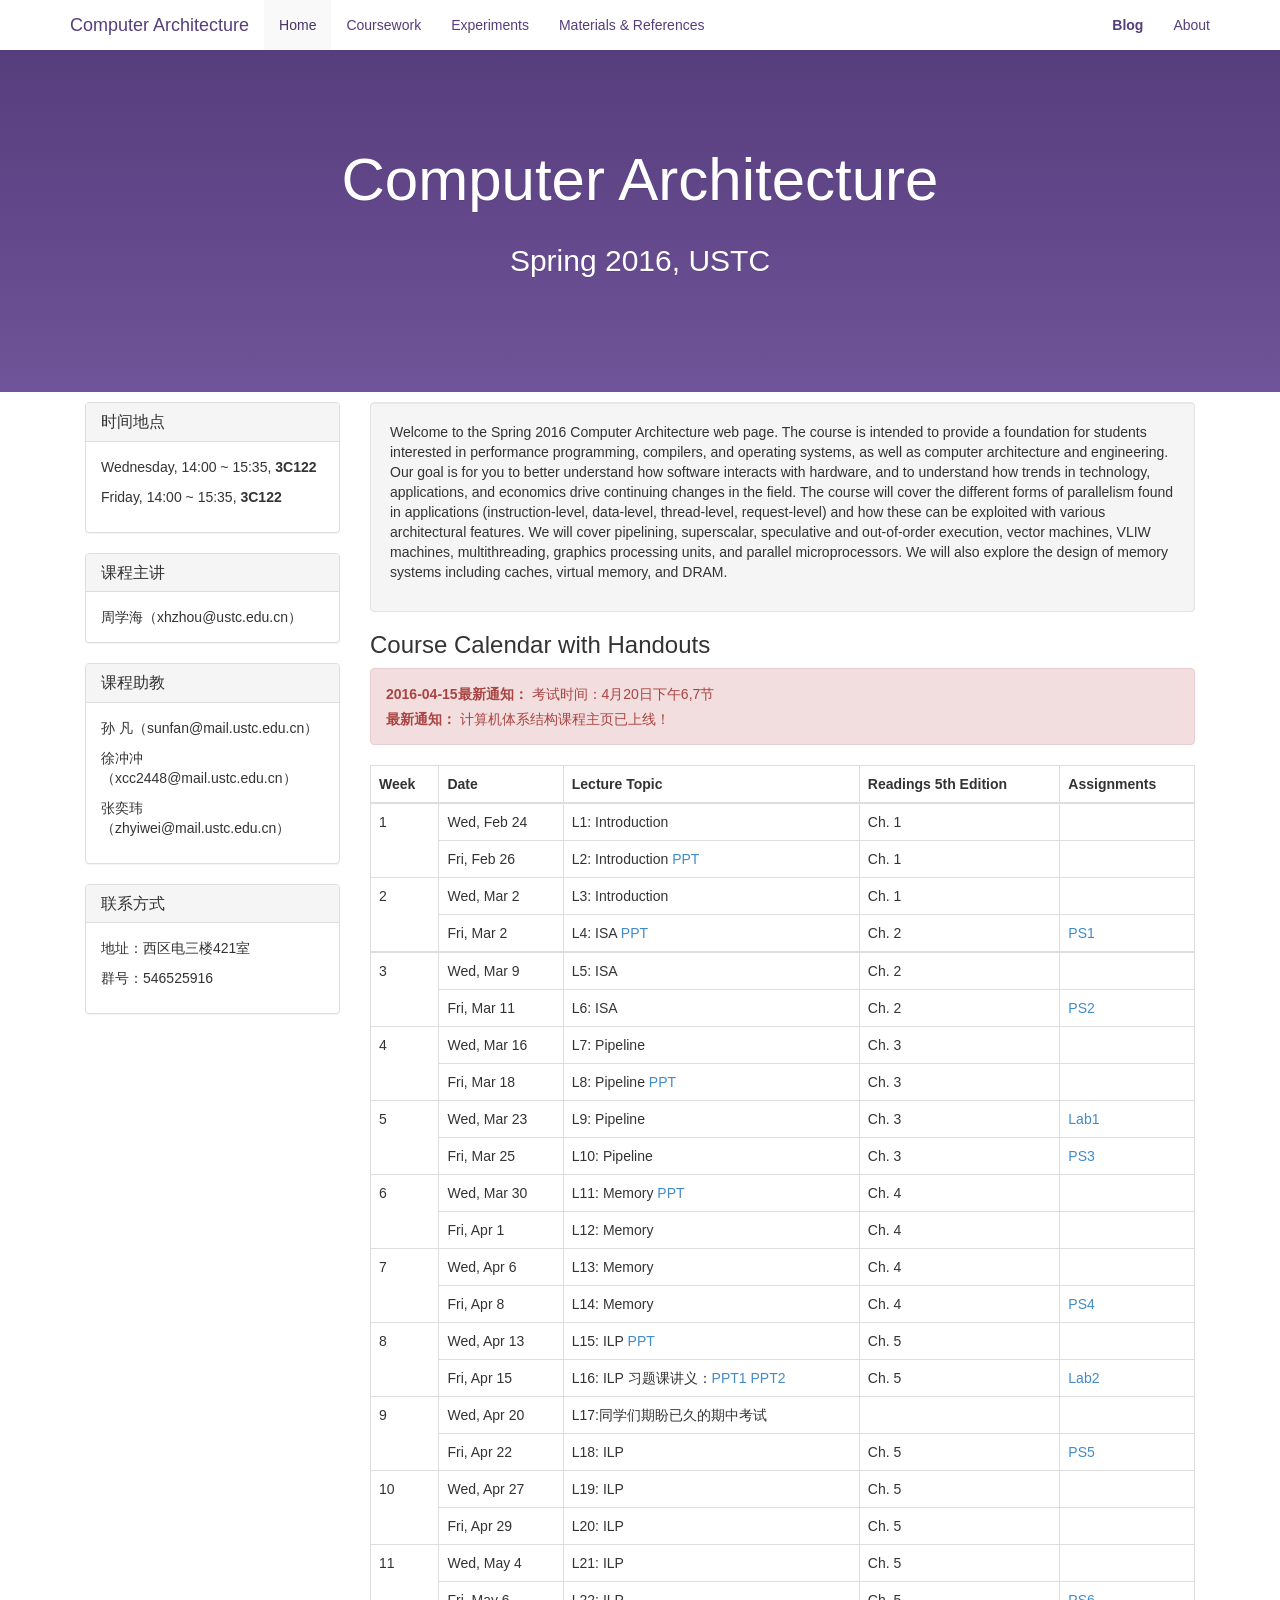
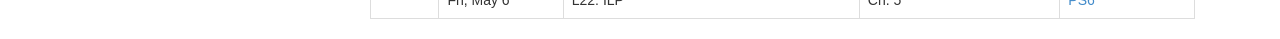
<file: index.html>
<!DOCTYPE html>
<html lang="en">
  <head>
    <!-- Meta, title, CSS, favicons, etc. -->
    <meta charset="utf-8">
    <meta http-equiv="X-UA-Compatible" content="IE=edge">
    <meta name="viewport" content="width=device-width, initial-scale=1">
    <meta name="description" content="the web page of Computer Architecture Course">
    <meta name="keywords" content="computer, architecture, course, webpage, ustc">
    <meta name="author" content="Hazirguo, haifenglinying">

    <title>
        欢迎访问计算机体系结构课程主页！ 
    </title>

    <!-- Bootstrap core CSS -->
    <link href="./assets/css/bootstrap.min.css" rel="stylesheet">

    <!-- Documentation extras -->
    <link href="./assets/css/docs.min.css" rel="stylesheet">
    <!--[if lt IE 9]><script src="../assets/js/ie8-responsive-file-warning.js"></script><![endif]-->

    <!-- HTML5 shim and Respond.js IE8 support of HTML5 elements and media queries -->
    <!--[if lt IE 9]>
      <script src="https://oss.maxcdn.com/libs/html5shiv/3.7.0/html5shiv.js"></script>
      <script src="https://oss.maxcdn.com/libs/respond.js/1.4.2/respond.min.js"></script>
    <![endif]-->

    <!-- Favicons -->
    <link rel="apple-touch-icon-precomposed" sizes="144x144" href="../assets/ico/apple-touch-icon-144-precomposed.png">
                                   <link rel="shortcut icon" href="../assets/ico/favicon.ico">


  </head>
  <body class="bs-docs-home">
    <a class="sr-only" href="#content">Skip to main content</a>

    <!-- Docs master nav -->
    <header class="navbar navbar-static-top bs-docs-nav" id="top" role="banner">
      <div class="container">
        <div class="navbar-header">
          <button class="navbar-toggle" type="button" data-toggle="collapse" data-target=".bs-navbar-collapse">
            <span class="sr-only">Toggle navigation</span>
            <span class="icon-bar"></span>
            <span class="icon-bar"></span>
            <span class="icon-bar"></span>
          </button>
          <a href="./" class="navbar-brand">Computer Architecture</a>
        </div>
        <nav class="collapse navbar-collapse bs-navbar-collapse" role="navigation">
          <ul class="nav navbar-nav">
            <li class="active">
              <a href="./">Home</a>
            </li>
            <li>
              <a href="./coursework">Coursework</a>
            </li>
            <li>
              <a href="./experiments">Experiments</a>
            </li>
            <li>
              <a href="./materials">Materials & References</a>
            </li>
          </ul>
          <ul class="nav navbar-nav navbar-right">
            <li><a href="./blog"><strong>Blog</strong></a></li>
            <li><a href="./about">About</a></li>
          </ul>
        </nav>
      </div>
    </header>


<!-- Page content of course! -->
<main class="bs-docs-masthead" id="content" role="main">
  <div class="container">
    
    <h1>Computer Architecture</h1>
    <br/>
    <p class="lead">Spring 2016, USTC</p>

  </div>
</main>


<div>
  <p></p>
  <div class="container">
    <div class="col-sm-3">

      <div class="panel panel-default">
        <div class="panel-heading">
          <h3 class="panel-title">时间地点</h3>
        </div>
        <div class="panel-body">
          <p>Wednesday, 14:00 ~ 15:35, <strong>3C122</strong></p>
          <p>Friday, 14:00 ~ 15:35, <strong>3C122</strong></p>
        </div>
      </div>

      <div class="panel panel-default">
        <div class="panel-heading">
          <h3 class="panel-title">课程主讲</h3>
        </div>
        <div class="panel-body">
          周学海（xhzhou@ustc.edu.cn）
        </div>
      </div>

      <div class="panel panel-default">
        <div class="panel-heading">
          <h3 class="panel-title">课程助教</h3>
        </div>
        <div class="panel-body">		
          <p>孙  凡（sunfan@mail.ustc.edu.cn）</p>
          <p>徐冲冲（xcc2448@mail.ustc.edu.cn）</p>
          <p>张奕玮（zhyiwei@mail.ustc.edu.cn）</p>	  
        </div>
      </div>
	  
	  <div class="panel panel-default">
        <div class="panel-heading">
          <h3 class="panel-title">联系方式</h3>
        </div>
        <div class="panel-body">		
          <p>地址：西区电三楼421室</p>
          <p>群号：546525916</p>
        </div>
      </div>
	  
    </div><!-- /.col-sm-3 -->


    <div class="col-sm-9">

      <div class="well">
        <p>
          Welcome to the Spring 2016 Computer Architecture web page.
          The course is intended to provide a foundation for students interested in 
          performance programming, compilers, and operating systems, 
          as well as computer architecture and engineering.
          Our goal is for you to better understand how software interacts with hardware, 
          and to understand how trends in technology, applications, and economics drive continuing changes in the field. 
          The course will cover the different forms of parallelism found in applications 
          (instruction-level, data-level, thread-level, request-level) 
          and how these can be exploited with various architectural features. 
          We will cover pipelining, superscalar, speculative and out-of-order execution, vector machines, 
          VLIW machines, multithreading, graphics processing units, and parallel microprocessors. 
          We will also explore the design of memory systems including caches, virtual memory, and DRAM.
        </p>
      </div>
      
      <div >
        <h3>Course Calendar with Handouts</h3>
      </div>

      <div class="alert alert-danger">
      	<p><strong>2016-04-15最新通知：</strong> 考试时间：4月20日下午6,7节</p>
        <p><strong>最新通知：</strong> 计算机体系结构课程主页已上线！</p>
      </div>
  
	<div>
	  
        <table class="table table-bordered table-hover">
          <thead>
            <tr>
              <th>
                <b>Week</b>
              </th>
              <th>
                <b>Date</b>
              </th>
              <th>
                <b>Lecture Topic</b>
              </th>
              <th>
                <b>Readings 5th Edition</b>
              </th>
              <th>
                <b>Assignments</b>
              </th>
            </tr>
          </thead>

          <tbody>
            <tr>
              <td rowspan="2">1</td>
              <td>
                Wed, Feb 24
              </td>
              <td>
                L1: Introduction
              </td>
              <td>
                Ch. 1
              </td>
              <td> </td>
            </tr>
            <tr>
              <td>
                Fri, Feb 26
              </td>
              <td>
                L2: Introduction
                <a href="http://staff.ustc.edu.cn/~xhzhou/CA-Spring2016/chapter01.ppt">PPT</a>
              </td>
              <td>
                Ch. 1
              </td>
              <td> </td>
            </tr>
			
			<tr>
              <td rowspan="2">2</td>
              <td>
                Wed, Mar 2
              </td>
              <td>
                L3: Introduction
              </td>
              <td>
                Ch. 1
              </td>
              <td> </td>
            </tr>
            <tr>
              <td>
                Fri, Mar 2
              </td>
              <td>
                L4: ISA
                <a href="http://staff.ustc.edu.cn/~xhzhou/CA-Spring2016/chapter02.ppt">PPT</a>
              </td>
              <td>
                Ch. 2
              </td>
			  <td>
                <a href="http://zhyiwei.github.io/ca2016/coursework/#ps1">PS1</a>
              </td>
            </tr>
			
			<tbody>
            <tr>
              <td rowspan="2">3</td>
              <td>
                Wed, Mar 9
              </td>
              <td>
                L5: ISA
              </td>
              <td>
                Ch. 2
              </td>
              <td> </td>
            </tr>
            <tr>
              <td>
                Fri, Mar 11
              </td>
              <td>
                L6: ISA
              </td>
              <td>
                Ch. 2
              </td>
			  <td>
                <a href="http://zhyiwei.github.io/ca2016/coursework/#ps2">PS2</a>
              </td>
            </tr>
            
            <tr>
              <td rowspan="2">4</td>
              <td>
                Wed, Mar 16
              </td>
              <td>
                L7: Pipeline
              </td>
              <td>
                Ch. 3
              </td>
              <td> </td>
            </tr>
            <tr>
              <td>
                Fri, Mar 18
              </td>
              <td>
                L8: Pipeline
                <a href="http://staff.ustc.edu.cn/~xhzhou/CA-Spring2016/chapter03.ppt">PPT</a>
              </td>
              <td>
                Ch. 3
              </td>
              <td> </td>
            </tr>
            
            <tr>
              <td rowspan="2">5</td>
              <td>
                Wed, Mar 23
              </td>
              <td>
                L9: Pipeline
              </td>
              <td>
                Ch. 3
              </td>
              <td> 
              	<a href="http://zhyiwei.github.io/ca2016/experiments/#lab1">Lab1</a>
              </td>
            </tr>
            <tr>
              <td>
                Fri, Mar 25
              </td>
              <td>
                L10: Pipeline
              </td>
              <td>
                Ch. 3
              </td>
	      <td>
                <a href="http://zhyiwei.github.io/ca2016/coursework/#ps3">PS3</a>
              </td>
            </tr>
            
            <tr>
              <td rowspan="2">6</td>
              <td>
                Wed, Mar 30
              </td>
              <td>
                L11: Memory
                <a href="http://staff.ustc.edu.cn/~xhzhou/CA-Spring2016/chapter04.ppt">PPT</a>
              </td>
              <td>
                Ch. 4
              </td>
              <td> </td>
            </tr>
            <tr>
              <td>
                Fri, Apr 1
              </td>
              <td>
                L12: Memory
              </td>
              <td>
                Ch. 4
              </td>
              <td> </td>
            </tr>
            
            <tr>
              <td rowspan="2">7</td>
              <td>
                Wed, Apr 6
              </td>
              <td>
                L13: Memory
              </td>
              <td>
                Ch. 4
              </td>
              <td> </td>
            </tr>
            <tr>
              <td>
                Fri, Apr 8
              </td>
              <td>
                L14: Memory
              </td>
              <td>
                Ch. 4
              </td>
              <td>
                  <a href="http://zhyiwei.github.io/ca2016/coursework/#ps4">PS4</a> 	
              </td>
            </tr>
            
            <tr>
              <td rowspan="2">8</td>
              <td>
                Wed, Apr 13
              </td>
              <td>
                L15: ILP
                <a href="http://staff.ustc.edu.cn/~xhzhou/CA-Spring2016/chapter05.ppt">PPT</a>
              </td>
              <td>
                Ch. 5
              </td>
              <td> </td>
            </tr>
            <tr>
              <td>
                Fri, Apr 15
              </td>
              <td>
                L16: ILP
                习题课讲义：<a href="http://zhyiwei.github.io/ca2016/solution_1-2.pptx">PPT1</a> <a href="http://zhyiwei.github.io/ca2016/计算机体系结构%20习题课——C1.pptx">PPT2</a>
              </td>
              <td>
                Ch. 5
              </td>
              <td>
              	<a href="http://zhyiwei.github.io/ca2016/experiments/#lab2">Lab2</a> 
              </td>
            </tr>
            
            <tr>
              <td rowspan="2">9</td>
              <td>
                Wed, Apr 20
              </td>
              <td>
                L17:同学们期盼已久的期中考试
              </td>
              <td>
                
              </td>
              <td> </td>
            </tr>
            <tr>
              <td>
                Fri, Apr 22
              </td>
              <td>
                L18: ILP
              </td>
              <td>
                Ch. 5
              </td>
              <td>
              	<a href="http://zhyiwei.github.io/ca2016/coursework/#ps5">PS5</a> 
              </td>
            </tr>
            
            <tr>
              <td rowspan="2">10</td>
              <td>
                Wed, Apr 27
              </td>
              <td>
                L19: ILP
              </td>
              <td>
                Ch. 5
              </td>
              <td> </td>
            </tr>
            <tr>
              <td>
                Fri, Apr 29
              </td>
              <td>
                L20: ILP
              </td>
              <td>
                Ch. 5
              </td>
              <td>
              </td>
            </tr>
            
            <tr>
              <td rowspan="2">11</td>
              <td>
                Wed, May 4
              </td>
              <td>
                L21: ILP
              </td>
              <td>
                Ch. 5
              </td>
              <td> </td>
            </tr>
            <tr>
              <td>
                Fri, May 6
              </td>
              <td>
                L22: ILP
              </td>
              <td>
                Ch. 5
              </td>
              <td>
                  <a href="http://zhyiwei.github.io/ca2016/coursework/#ps6">PS6</a> 	
              </td>
            </tr>
            
			
          </tbody>

        </table>
		
      </div>
    </div><!-- /.col-sm-9 -->

  </div>  <!-- container -->

</div> <!-- bs-main -->


    <!-- Footer
================================================== 
<footer class="bs-docs-footer" role="contentinfo">
  <div class="container">

    <p>Designed and built with the <a href="http://getbootstrap.com/" target="_blank">bootstrap theme</a> by guohailin.</p>
    <p>Acknowledge to Berkeley CS152 <a href="https://inst.eecs.berkeley.edu/~cs152/sp13/" target="_blank">web page</a>! </p>
    <p>Code licensed under <a href="https://github.com/hazirguo/ca2014/blob/master/LICENSE" target="_blank">MIT</a>, blog under <a href="http://creativecommons.org/licenses/by/3.0/" target="_blank">CC BY 3.0</a>.</p>

  </div>
</footer>
-->
<!-- Bootstrap core JavaScript
================================================== -->
<!-- Placed at the end of the document so the pages load faster -->
<script src="./assets/js/jquery.min.js"></script>
<script src="./assets/js/bootstrap.min.js"></script>
<script src="./assets/js/docs.min.js"></script>

  </body>
</html>
</file>
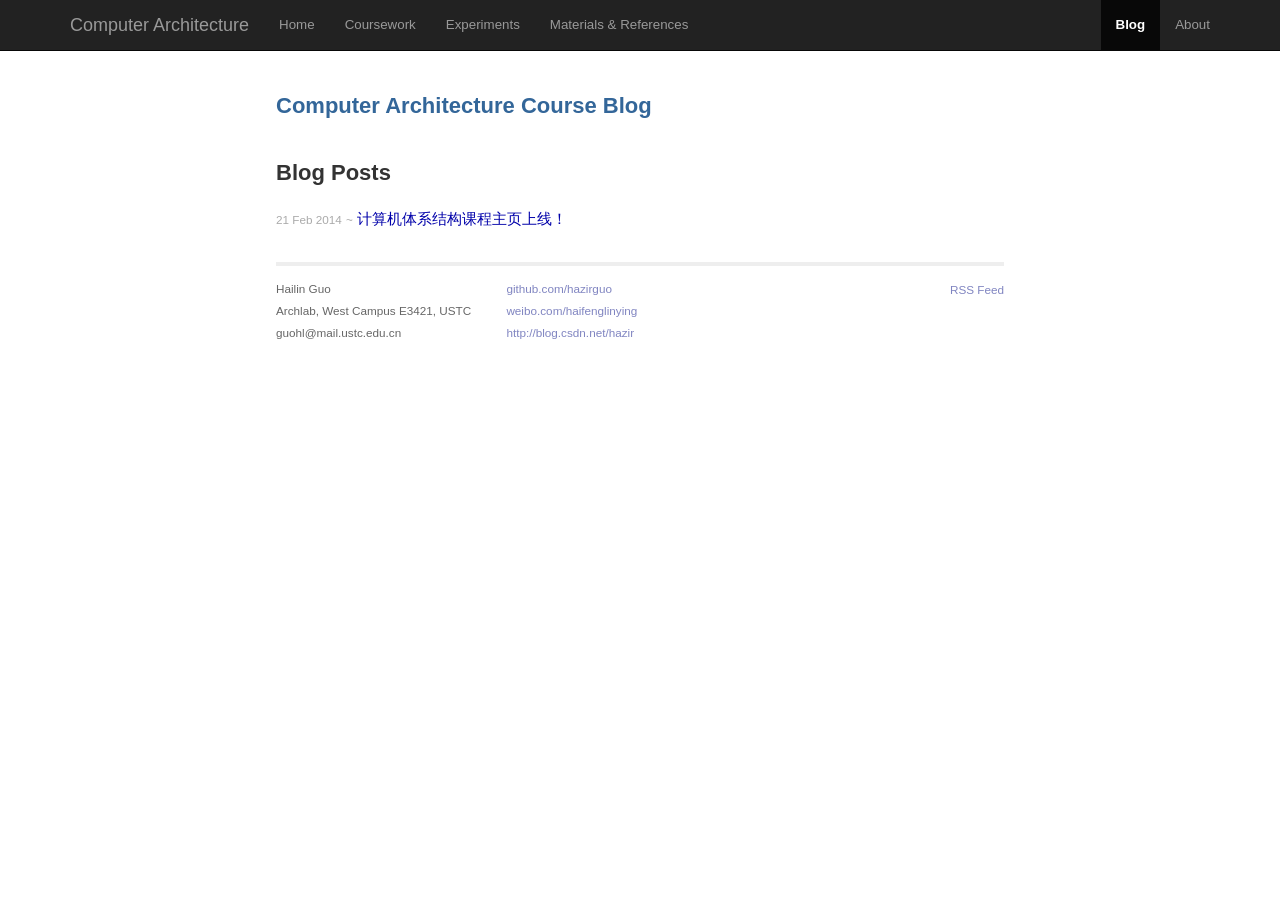
<file: blog/index.html>
<!DOCTYPE html>
<html xmlns="http://www.w3.org/1999/xhtml" xml:lang="en" lang="en-gb">
<head>
	<meta http-equiv="content-type" content="text/html; charset=utf-8" />
	<title>The Blog of Computer Architecture Course</title>
	<meta name="author" content="Hazirguo" />
	 <link rel="stylesheet" href="/assets/css/bootstrap.min.css" type="text/css" media="all" /> 
	 <link rel="stylesheet" href="/assets/css/docs.min.css" type="text/css" media="all" />

	<link rel="stylesheet" href="/assets/css/syntax.css" type="text/css" media="all" />
	<link rel="stylesheet" href="/assets/css/screen.css" type="text/css" media="all" />
	<link rel="stylesheet" href="/assets/css/tablet.css" type="text/css" media="screen and (min-width:651px) and (max-width: 1024px), screen and (min-device-width: 768px) and (max-device-width: 1024px)" />
	<link rel="stylesheet" href="/assets/css/mobile.css" type="text/css" media="handheld, screen and (max-width: 650px), screen and (max-device-width: 480px)" />
</head>
<body>

	<a class="sr-only" href="#content">Skip to main content</a>

    <!-- Docs master nav -->
    <header class="navbar navbar-static-top navbar-inverse" id="top" role="navigation">
      <div class="container">
        <div class="navbar-header">
          <button class="navbar-toggle" type="button" data-toggle="collapse" data-target=".bs-navbar-collapse">
            <span class="sr-only">Toggle navigation</span>
            <span class="icon-bar"></span>
            <span class="icon-bar"></span>
            <span class="icon-bar"></span>
            <span class="icon-bar"></span>
          </button>
          <a href="/" class="navbar-brand">Computer Architecture</a>
        </div>
        <nav class="collapse navbar-collapse bs-navbar-collapse" role="navigation">
          <ul class="nav navbar-nav">
            <li>
              <a href="/">Home</a>
            </li>
            <li>
              <a href="/coursework">Coursework</a>
            </li>
            <li>
              <a href="/experiments">Experiments</a>
            </li>
            <li>
              <a href="/materials">Materials & References</a>
            </li>
          </ul>
          <ul class="nav navbar-nav navbar-right">
            <li class="active"><a href="/blog"><strong>Blog</strong></a></li>
            <li><a href="/about">About</a></li>
          </ul>
        </nav>
      </div>
    </header>

	<div class="site">

		<div class="title"><a href="/blog">Computer Architecture Course Blog</a></div>

		<div class="home">
	<h1>Blog Posts</h1>
	<ul class="posts">
		
		<li><span>21 Feb 2014</span> <span class="seperator">~</span> <a href="/blog/20140221/ca-course-webpage-release.html">计算机体系结构课程主页上线！</a></li>
		
	</ul>
</div>


		<div class="footer">
			<div class="contact">
				<p>
					Hailin Guo<br/>
					Archlab, West Campus E3421, USTC<br/>
					guohl@mail.ustc.edu.cn
				</p>
			</div>
			<div class="contact">
				<p>
					<a href="http://github.com/hazirguo/">github.com/hazirguo</a><br />
					<a href="http://weibo.com/haifenglinying/">weibo.com/haifenglinying</a><br />
					<a href="http://blog.csdn.net/hazir/">http://blog.csdn.net/hazir</a>
				</p>
			</div>
		 	<div class="rss">
				<a href="/blog/atom.xml">RSS Feed</a>
			</div>
		</div>
	</div>
</body>
<html>
</file>
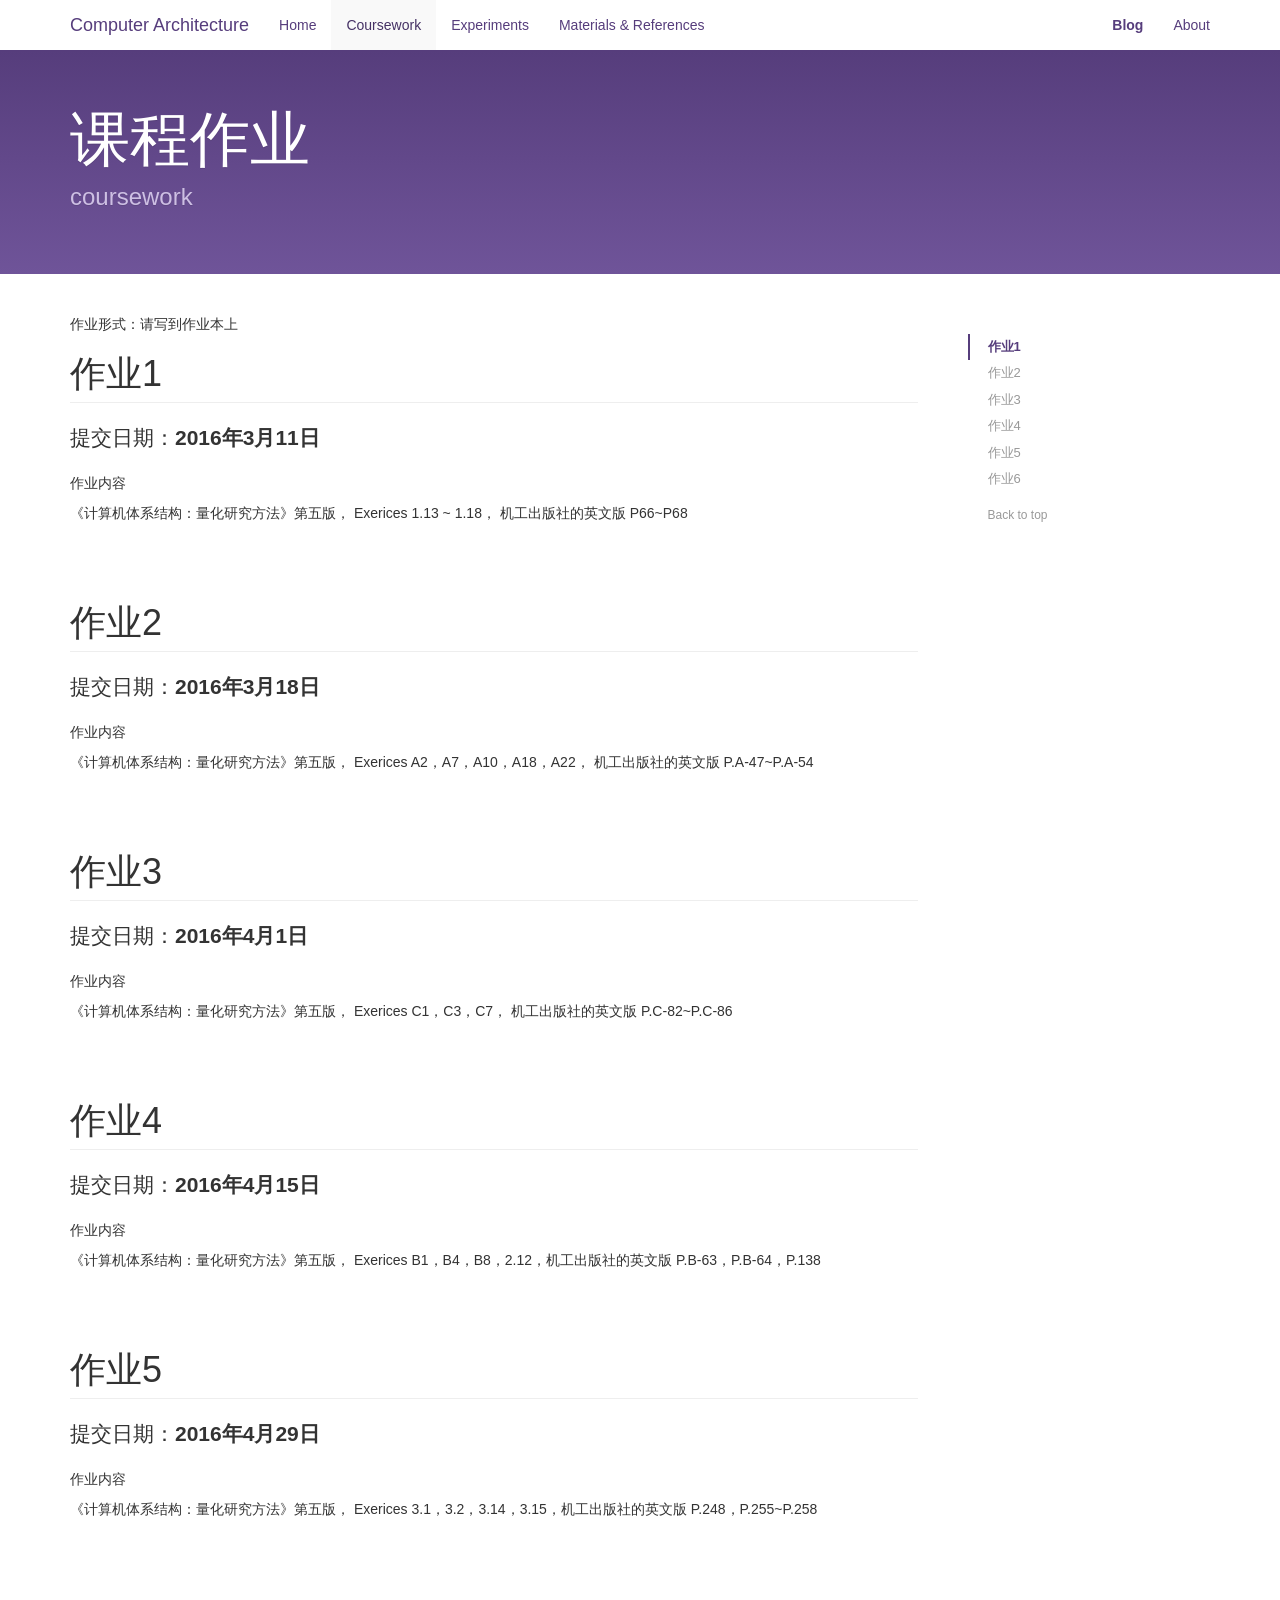
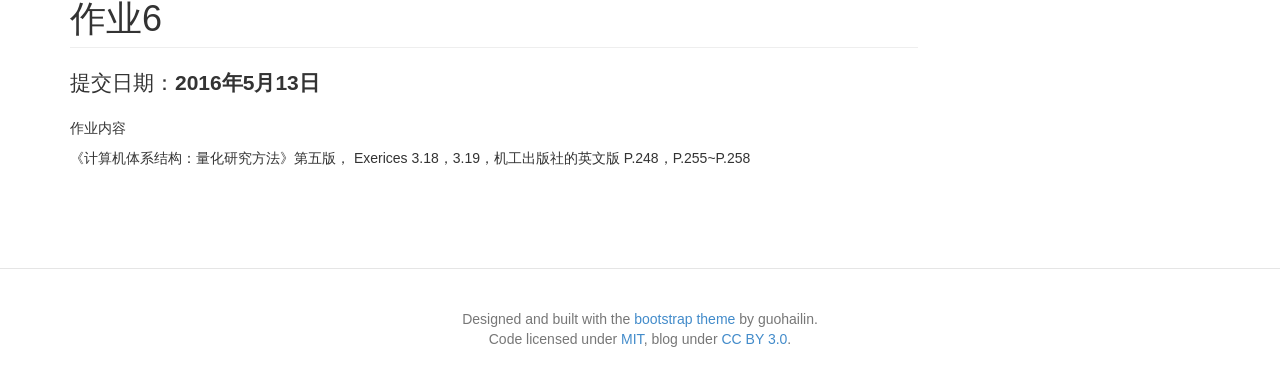
<file: coursework/index.html>
<!DOCTYPE html>
<html lang="en">
  <head>
    <!-- Meta, title, CSS, favicons, etc. -->
    <meta charset="utf-8">
    <meta http-equiv="X-UA-Compatible" content="IE=edge">
    <meta name="viewport" content="width=device-width, initial-scale=1">
    <meta name="description" content="the web page of Computer Architecture Course">
    <meta name="keywords" content="computer, architecture, course, webpage, ustc">
    <meta name="author" content="Hazirguo, haifenglinying">

    <title>
        计算机体系结构课程作业
    </title>

    <!-- Bootstrap core CSS -->
    <link href="../assets/css/bootstrap.min.css" rel="stylesheet">

    <!-- Documentation extras -->
    <link href="../assets/css/docs.min.css" rel="stylesheet">
    <!--[if lt IE 9]><script src="../assets/js/ie8-responsive-file-warning.js"></script><![endif]-->

    <!-- HTML5 shim and Respond.js IE8 support of HTML5 elements and media queries -->
    <!--[if lt IE 9]>
      <script src="https://oss.maxcdn.com/libs/html5shiv/3.7.0/html5shiv.js"></script>
      <script src="https://oss.maxcdn.com/libs/respond.js/1.4.2/respond.min.js"></script>
    <![endif]-->

    <!-- Favicons -->
    <link rel="apple-touch-icon-precomposed" sizes="144x144" href="../assets/ico/apple-touch-icon-144-precomposed.png">
                                   <link rel="shortcut icon" href="../assets/ico/favicon.ico">


  </head>


  <body class="bs-docs-home">
    <a class="sr-only" href="#content">Skip to main content</a>

    <!-- Docs master nav -->
    <header class="navbar navbar-static-top bs-docs-nav" id="top" role="banner">
      <div class="container">
        <div class="navbar-header">
          <button class="navbar-toggle" type="button" data-toggle="collapse" data-target=".bs-navbar-collapse">
            <span class="sr-only">Toggle navigation</span>
            <span class="icon-bar"></span>
            <span class="icon-bar"></span>
            <span class="icon-bar"></span>
          </button>
          <a href="../" class="navbar-brand">Computer Architecture</a>
        </div>
        <nav class="collapse navbar-collapse bs-navbar-collapse" role="navigation">
          <ul class="nav navbar-nav">
            <li>
              <a href="../">Home</a>
            </li>
            <li class="active">
              <a href="./">Coursework</a>
            </li>
            <li>
              <a href="../experiments">Experiments</a>
            </li>
            <li>
              <a href="../materials">Materials & References</a>
            </li>
          </ul>
          <ul class="nav navbar-nav navbar-right">
            <li><a href="../blog"><strong>Blog</strong></a></li>
            <li><a href="../about">About</a></li>
          </ul>
        </nav>
      </div>
    </header>


    <!-- Docs page layout -->
    <div class="bs-docs-header" id="content">
      <div class="container">
        <h1>课程作业</h1>
        <p>coursework</p>
      </div>
    </div>
	

    <div class="container bs-docs-container">
      <div class="row">

        <div class="col-md-9" role="main">

 作业形式：请写到作业本上
		
		
<!--  作业1
================================================== -->
<div class="bs-docs-section">
  <h1 id="ps1" class="page-header">作业1</h1>
  <p class="lead">提交日期：<strong>2016年3月11日</strong></p>
  <p>作业内容</p>
  《计算机体系结构：量化研究方法》第五版， Exerices 1.13 ~ 1.18， 机工出版社的英文版 P66~P68
<!--   <a href="#"> 参考答案</a> -->
</div>


<!-- 作业2
================================================== -->
<div class="bs-docs-section">
  <h1 id="ps2" class="page-header">作业2</h1>
  <p class="lead">提交日期：<strong>2016年3月18日</strong></p>
  <p>作业内容</p>
  《计算机体系结构：量化研究方法》第五版， Exerices A2，A7，A10，A18，A22， 机工出版社的英文版 P.A-47~P.A-54
<!--  <a href="#"> 参考答案</a> -->
</div>

<!-- 作业3
================================================== -->
<div class="bs-docs-section">
  <h1 id="ps3" class="page-header">作业3</h1>
  <p class="lead">提交日期：<strong>2016年4月1日</strong></p>
  <p>作业内容</p>
  《计算机体系结构：量化研究方法》第五版， Exerices C1，C3，C7， 机工出版社的英文版 P.C-82~P.C-86
<!--  <a href="#"> 参考答案</a> -->
</div>


<!-- 作业4
================================================== -->
<div class="bs-docs-section">
  <h1 id="ps4" class="page-header">作业4</h1>
  <p class="lead">提交日期：<strong>2016年4月15日</strong></p>
  <p>作业内容</p>
  《计算机体系结构：量化研究方法》第五版， Exerices B1，B4，B8，2.12，机工出版社的英文版 P.B-63，P.B-64，P.138
<!--  <a href="#"> 参考答案</a> -->
</div>


<!-- 作业5
================================================== -->
<div class="bs-docs-section">
  <h1 id="ps5" class="page-header">作业5</h1>
  <p class="lead">提交日期：<strong>2016年4月29日</strong></p>
  <p>作业内容</p>
  《计算机体系结构：量化研究方法》第五版， Exerices 3.1，3.2，3.14，3.15，机工出版社的英文版 P.248，P.255~P.258
<!--  <a href="#"> 参考答案</a> -->
</div>

<!-- 作业6
================================================== -->
<div class="bs-docs-section">
  <h1 id="ps6" class="page-header">作业6</h1>
  <p class="lead">提交日期：<strong>2016年5月13日</strong></p>
  <p>作业内容</p>
  《计算机体系结构：量化研究方法》第五版， Exerices 3.18，3.19，机工出版社的英文版 P.248，P.255~P.258
<!--  <a href="#"> 参考答案</a> -->
</div>
 
      </div>  <!-- col-md-9 -->

      <div class="col-md-3">
        <div class="bs-docs-sidebar hidden-print" role="complementary">
          <ul class="nav bs-docs-sidenav">
			
            <li>
              <a href="#ps1">作业1</a>
            </li>
            <li>
              <a href="#ps2">作业2</a>
            </li>
            <li>
              <a href="#ps3">作业3</a>
            </li>
            <li>
              <a href="#ps4">作业4</a>
            </li>
            <li>
              <a href="#ps5">作业5</a>
            </li>
            <li>
              <a href="#ps6">作业6</a>
            </li>
<!--			-->

            <a class="back-to-top" href="#top">
              Back to top
            </a>
          </ul>
        </div>
      </div>  <!-- col-md-3 -->

    </div>   <!-- row -->
  </div>   <!-- container -->


<!-- Footer
================================================== -->
<footer class="bs-docs-footer" role="contentinfo">
  <div class="container">

    <p>Designed and built with the <a href="http://getbootstrap.com/" target="_blank">bootstrap theme</a> by guohailin.</p>
    <p>Code licensed under <a href="https://github.com/hazirguo/ca2014/blob/master/LICENSE" target="_blank">MIT</a>, blog under <a href="http://creativecommons.org/licenses/by/3.0/" target="_blank">CC BY 3.0</a>.</p>

  </div>
</footer>

<!-- Bootstrap core JavaScript
================================================== -->
<!-- Placed at the end of the document so the pages load faster -->
<script src="../assets/js/jquery.min.js"></script>
<script src="../assets/js/bootstrap.min.js"></script>
<script src="../assets/js/docs.min.js"></script>


  </body>
</html>
</file>
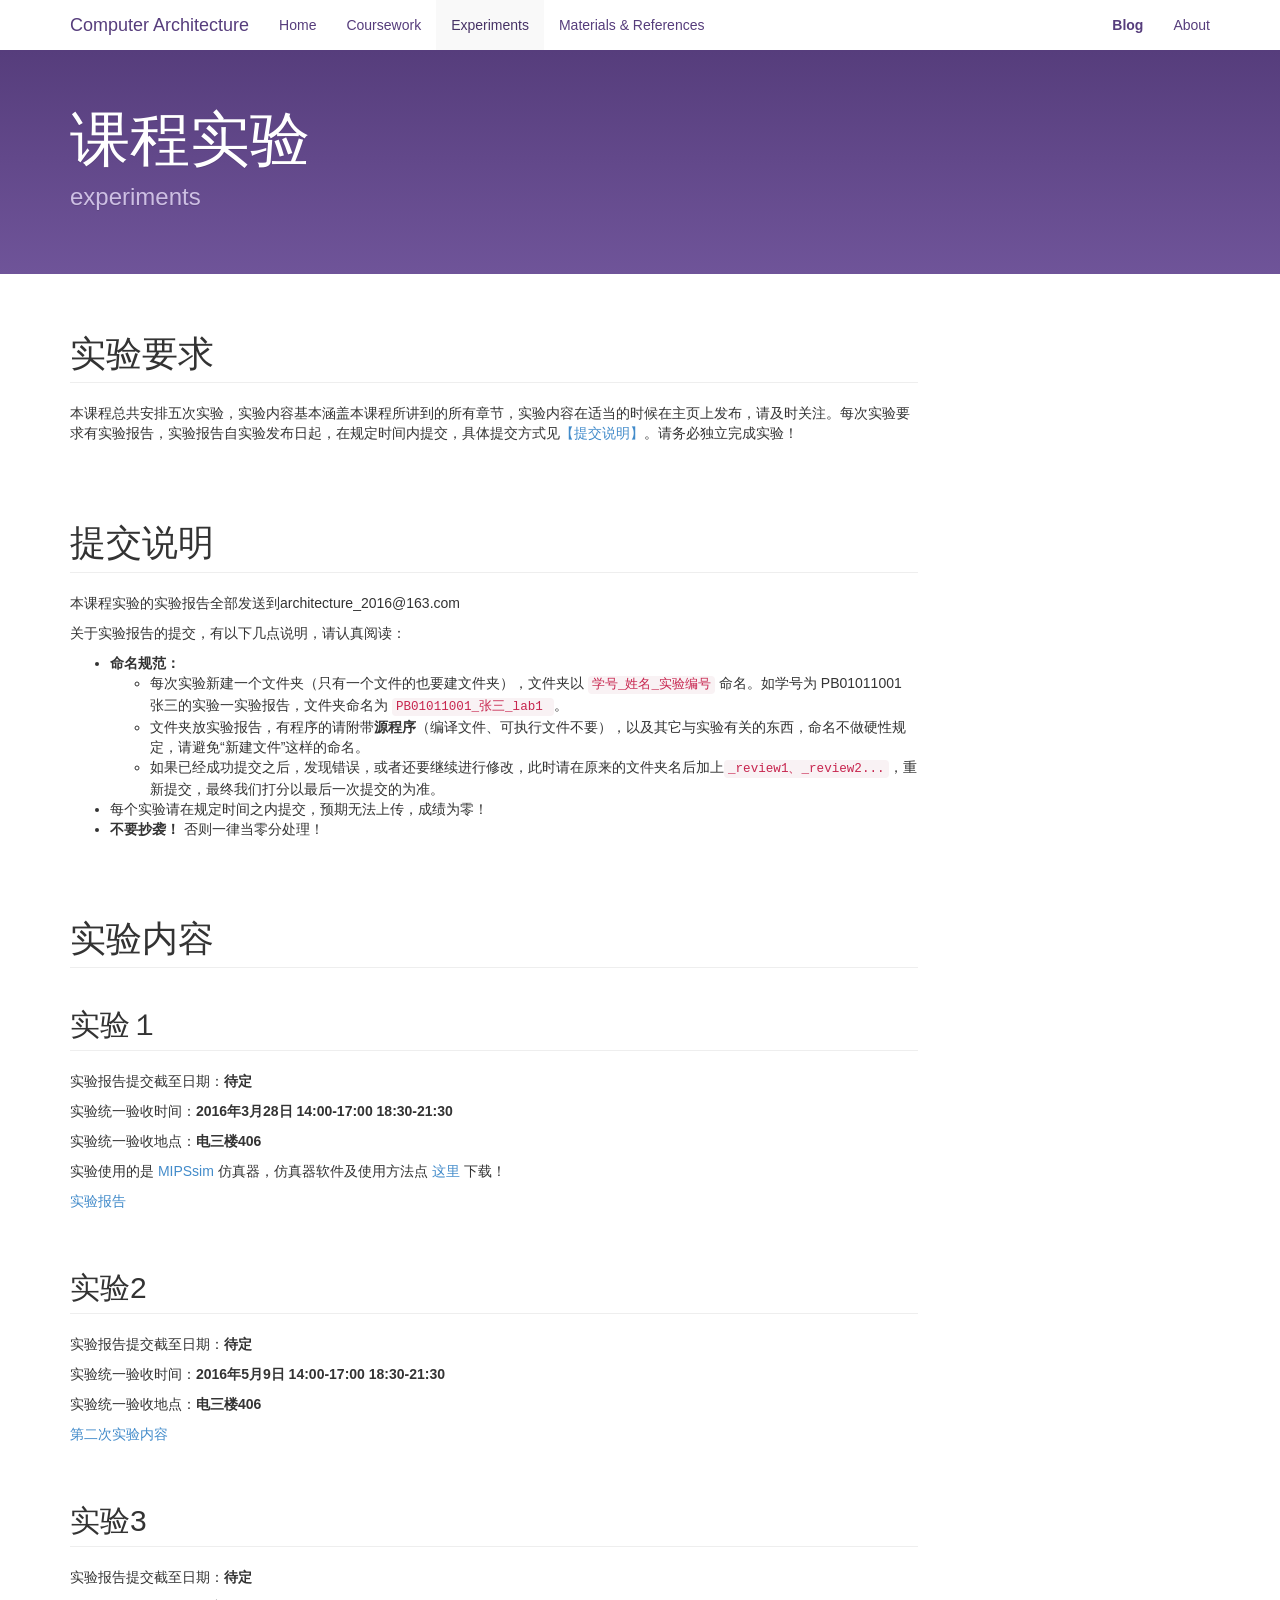
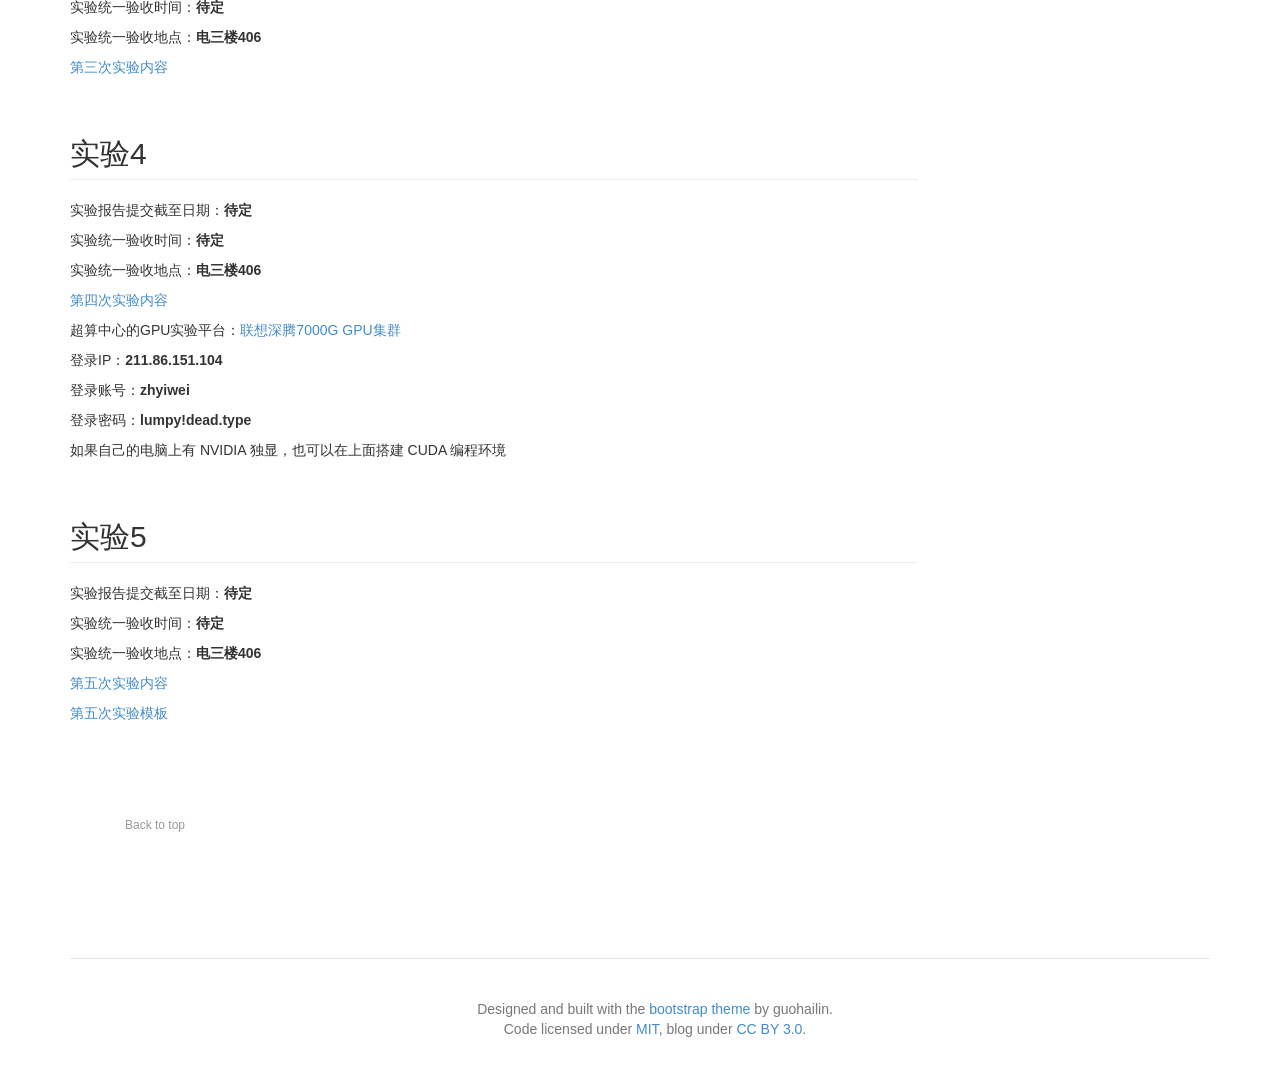
<file: experiments/index.html>
<!DOCTYPE html>
<html lang="en">
  <head>
    <!-- Meta, title, CSS, favicons, etc. -->
    <meta charset="utf-8">
    <meta http-equiv="X-UA-Compatible" content="IE=edge">
    <meta name="viewport" content="width=device-width, initial-scale=1">
    <meta name="description" content="the web page of Computer Architecture Course">
    <meta name="keywords" content="computer, architecture, course, webpage, ustc">
    <meta name="author" content="Hazirguo, haifenglinying">

    <title>
        计算机体系结构课程实验
    </title>

     <!-- Bootstrap core CSS -->
    <link href="../assets/css/bootstrap.min.css" rel="stylesheet">

    <!-- Documentation extras -->
    <link href="../assets/css/docs.min.css" rel="stylesheet">
    <!--[if lt IE 9]><script src="../assets/js/ie8-responsive-file-warning.js"></script><![endif]-->

    <!-- HTML5 shim and Respond.js IE8 support of HTML5 elements and media queries -->
    <!--[if lt IE 9]>
      <script src="https://oss.maxcdn.com/libs/html5shiv/3.7.0/html5shiv.js"></script>
      <script src="https://oss.maxcdn.com/libs/respond.js/1.4.2/respond.min.js"></script>
    <![endif]-->

    <!-- Favicons -->
    <link rel="apple-touch-icon-precomposed" sizes="144x144" href="../assets/ico/apple-touch-icon-144-precomposed.png">
                                   <link rel="shortcut icon" href="../assets/ico/favicon.ico">


  </head>


  <body class="bs-docs-home">
    <a class="sr-only" href="#content">Skip to main content</a>

    <!-- Docs master nav -->
    <header class="navbar navbar-static-top bs-docs-nav" id="top" role="banner">
      <div class="container">
        <div class="navbar-header">
          <button class="navbar-toggle" type="button" data-toggle="collapse" data-target=".bs-navbar-collapse">
            <span class="sr-only">Toggle navigation</span>
            <span class="icon-bar"></span>
            <span class="icon-bar"></span>
            <span class="icon-bar"></span>
          </button>
          <a href="../" class="navbar-brand">Computer Architecture</a>
        </div>
        <nav class="collapse navbar-collapse bs-navbar-collapse" role="navigation">
          <ul class="nav navbar-nav">
            <li>
              <a href="../">Home</a>
            </li>
            <li>
              <a href="../coursework">Coursework</a>
            </li>
            <li class="active">
              <a href="./">Experiments</a>
            </li>
            <li>
              <a href="../materials">Materials & References</a>
            </li>
          </ul>
          <ul class="nav navbar-nav navbar-right">
            <li><a href="../blog"><strong>Blog</strong></a></li>
            <li><a href="../about">About</a></li>
          </ul>
        </nav>
      </div>
    </header>


    <!-- Docs page layout -->
    <div class="bs-docs-header" id="content">
      <div class="container">
        <h1>课程实验</h1>
        <p>experiments</p>
      </div>
    </div>

    <div class="container bs-docs-container">
      <div class="row">
        <div class="col-md-9" role="main">

<!-- 实验要求
================================================== -->
<div class="bs-docs-section">
  <h1 id="require" class="page-header">实验要求</h1>
  <p>本课程总共安排五次实验，实验内容基本涵盖本课程所讲到的所有章节，实验内容在适当的时候在主页上发布，请及时关注。每次实验要求有实验报告，实验报告自实验发布日起，在规定时间内提交，具体提交方式见<a href="#commit">【提交说明】</a>。请务必独立完成实验！</p>
</div>



<!-- 提交说明
================================================== -->
<div class="bs-docs-section">
  <h1 id="commit" class="page-header">提交说明</h1>
  <p> 本课程实验的实验报告全部发送到architecture_2016@163.com  </p>
  <p>关于实验报告的提交，有以下几点说明，请认真阅读：</p>
  <ul>
    <li><strong>命名规范：</strong> </li>
      <ul>
        <li>每次实验新建一个文件夹（只有一个文件的也要建文件夹），文件夹以 <code>学号_姓名_实验编号</code> 命名。如学号为 PB01011001 张三的实验一实验报告，文件夹命名为 <code>PB01011001_张三_lab1 </code>。</li>
        <li>文件夹放实验报告，有程序的请附带<strong>源程序</strong>（编译文件、可执行文件不要），以及其它与实验有关的东西，命名不做硬性规定，请避免“新建文件”这样的命名。</li>
        <li>如果已经成功提交之后，发现错误，或者还要继续进行修改，此时请在原来的文件夹名后加上<code>_review1、_review2...</code>，重新提交，最终我们打分以最后一次提交的为准。</li>
      </ul>
    <li>每个实验请在规定时间之内提交，预期无法上传，成绩为零！</li>
    <li><strong>不要抄袭！</strong> 否则一律当零分处理！</li>
  </ul>
</div>


<!-- 实验内容
================================================== -->
<div class="bs-docs-section">
  <h1 id="content" class="page-header">实验内容</h1>

  <div class="bs-docs-section">
  <h2 id="lab1" class="page-header">实验１</h2>
  <p>实验报告提交截至日期：<strong>待定</strong></p>
  <p>实验统一验收时间：<strong>2016年3月28日 14:00-17:00 18:30-21:30</strong></p>
  <p>实验统一验收地点：<strong>电三楼406</strong></p>
  <p>实验使用的是 <a href="http://www.linux-mips.org/wiki/MIPSsim">MIPSsim</a> 仿真器，仿真器软件及使用方法点 <a href="http://zhyiwei.github.io/ca2016/experiments/MIPSsim.zip">这里</a> 下载！</p>
  <p><a href="http://zhyiwei.github.io/ca2016/experiments/实验一%20流水线及流水线中的冲突.doc">实验报告</a></p>
  </div>
  
  <div class="bs-docs-section">
  <h2 id="lab2" class="page-header">实验2</h2>
  <p>实验报告提交截至日期：<strong>待定</strong></p>
  <p>实验统一验收时间：<strong>2016年5月9日 14:00-17:00 18:30-21:30</strong></p>
  <p>实验统一验收地点：<strong>电三楼406</strong></p>
  <p><a href="http://zhyiwei.github.io/ca2016/experiments/lab2.zip">第二次实验内容</a></p>
  </div>
  
  <div class="bs-docs-section">
  <h2 id="lab3" class="page-header">实验3</h2>
  <p>实验报告提交截至日期：<strong>待定</strong></p>
  <p>实验统一验收时间：<strong>待定</strong></p>
  <p>实验统一验收地点：<strong>电三楼406</strong></p>
  <p><a href="http://zhyiwei.github.io/ca2016/experiments/lab3.zip">第三次实验内容</a></p>
  </div>
  
  <div class="bs-docs-section">
  <h2 id="lab4" class="page-header">实验4</h2>
  <p>实验报告提交截至日期：<strong>待定</strong></p>
  <p>实验统一验收时间：<strong>待定</strong></p>
  <p>实验统一验收地点：<strong>电三楼406</strong></p>
  <p><a href="http://zhyiwei.github.io/ca2016/experiments/lab4.zip">第四次实验内容</a></p>
  <p>超算中心的GPU实验平台：<a href="http://scc.ustc.edu.cn/xtpt/201008/t20100830_32153.html">联想深腾7000G GPU集群</a></p>
  <p>登录IP：<strong>211.86.151.104</strong></p>
  <p>登录账号：<strong>zhyiwei</strong></p>
  <p>登录密码：<strong>lumpy!dead.type</strong></p>
  <p>如果自己的电脑上有 NVIDIA 独显，也可以在上面搭建 CUDA 编程环境</p>
  </div>
  
  <div class="bs-docs-section">
  <h2 id="lab5" class="page-header">实验5</h2>
  <p>实验报告提交截至日期：<strong>待定</strong></p>
  <p>实验统一验收时间：<strong>待定</strong></p>
  <p>实验统一验收地点：<strong>电三楼406</strong></p>
  <p><a href="http://zhyiwei.github.io/ca2016/experiments/lab5.zip">第五次实验内容</a></p>
  <p><a href="http://zhyiwei.github.io/ca2016/experiments/src.zip">第五次实验模板</a></p>
  </div>
  
<!--  <h2 id="lab2">实验２</h2>
  <h2 id="lab3">实验３</h2>
  <h2 id="lab4">实验４</h2>
  <h2 id="lab5">实验５</h2>
</div>
-->
      </div>  <!-- col-md-9 -->



      <div class="col-md-3">
        <div class="bs-docs-sidebar hidden-print" role="complementary">
          <ul class="nav bs-docs-sidenav">
<!--            <li>
              <a href="#require">实验要求</a>
            </li>
            <li>
              <a href="#commit">提交说明</a>
            </li>
            <li>
              <a href="#content">实验内容</a>
              <ul class="nav">
                <li><a href="#lab1">实验１</a></li>
                <li><a href="#lab2">实验２</a></li>
                <li><a href="#lab3">实验３</a></li>
                <li><a href="#lab4">实验４</a></li>
                <li><a href="#lab5">实验５</a></li>
              </ul>
            </li>
-->
            <a class="back-to-top" href="#top">
              Back to top
            </a>
          </ul>
        </div>
      </div>  <!-- col-md-3 -->

    </div>   <!-- row -->
  </div>   <!-- container -->


<!-- Footer
================================================== -->
<footer class="bs-docs-footer" role="contentinfo">
  <div class="container">

    <p>Designed and built with the <a href="http://getbootstrap.com/" target="_blank">bootstrap theme</a> by guohailin.</p>
    <p>Code licensed under <a href="https://github.com/hazirguo/ca2014/blob/master/LICENSE" target="_blank">MIT</a>, blog under <a href="http://creativecommons.org/licenses/by/3.0/" target="_blank">CC BY 3.0</a>.</p>

  </div>
</footer>

<!-- Bootstrap core JavaScript
================================================== -->
<!-- Placed at the end of the document so the pages load faster -->
<script src="../assets/js/jquery.min.js"></script>
<script src="../assets/js/bootstrap.min.js"></script>
<script src="../assets/js/docs.min.js"></script>


  </body>
</html>
</file>
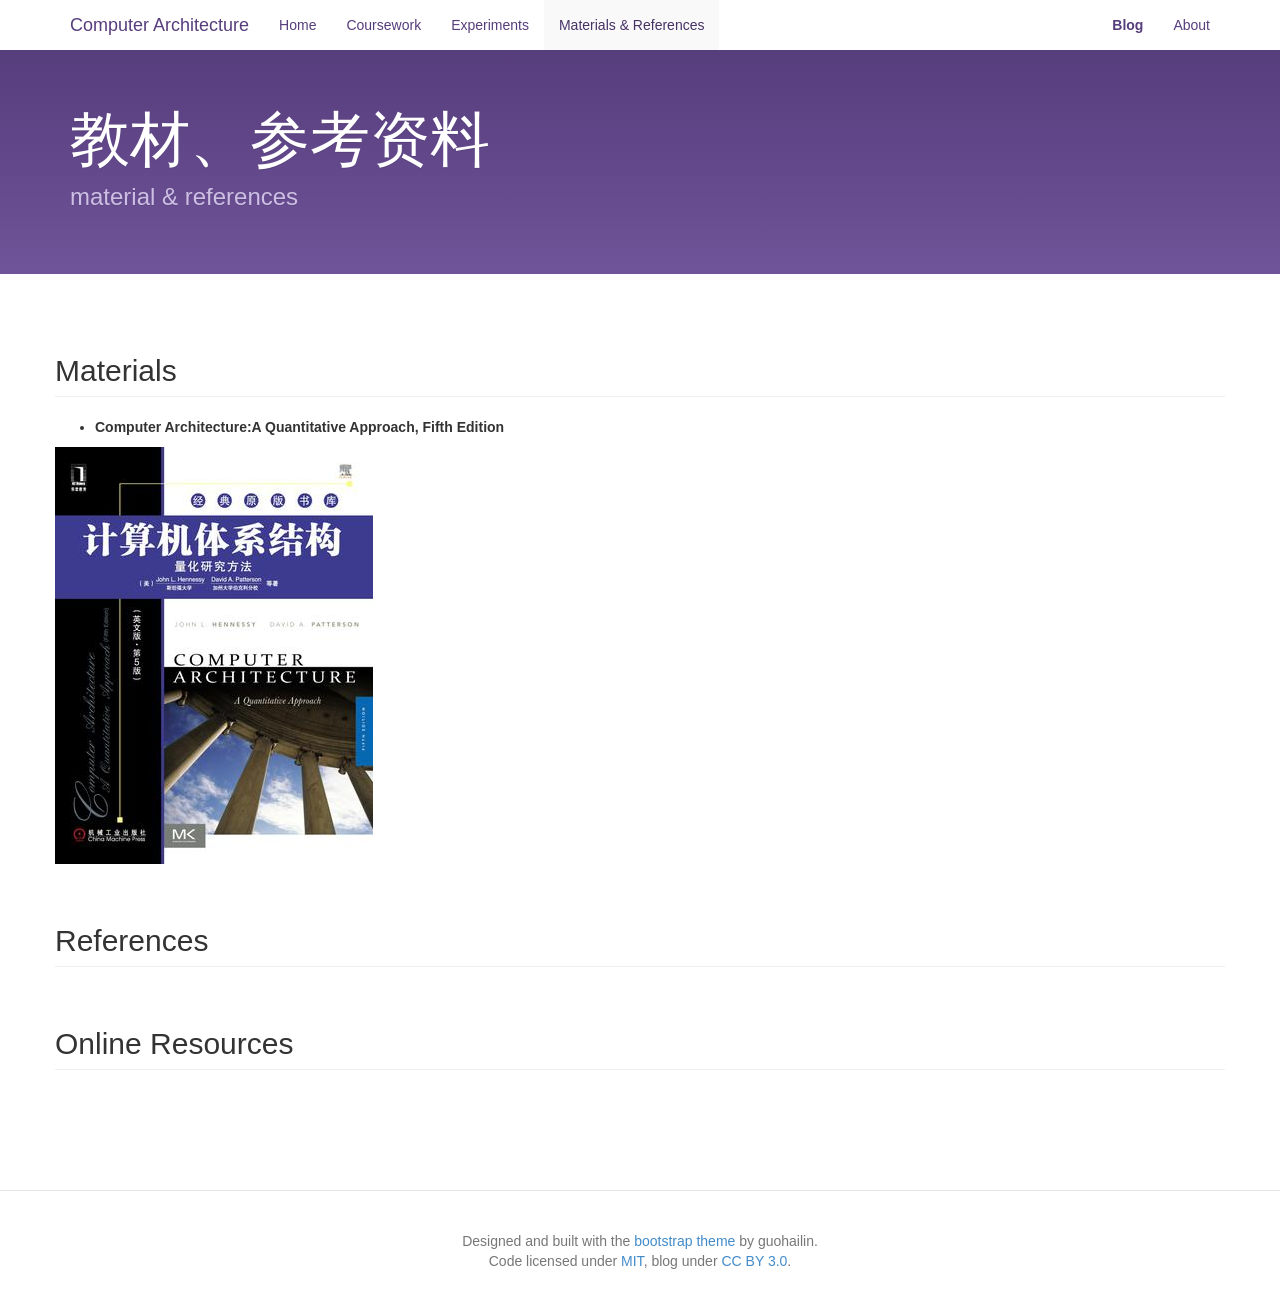
<file: materials/index.html>
<!DOCTYPE html>
<html lang="en">
  <head>
    <!-- Meta, title, CSS, favicons, etc. -->
    <meta charset="utf-8">
    <meta http-equiv="X-UA-Compatible" content="IE=edge">
    <meta name="viewport" content="width=device-width, initial-scale=1">
    <meta name="description" content="the web page of Computer Architecture Course">
    <meta name="keywords" content="computer, architecture, course, webpage, ustc">
    <meta name="author" content="Hazirguo, haifenglinying">

    <title>
        计算机体系结构课程参考资料
    </title>

    <!-- Bootstrap core CSS -->
    <link href="../assets/css/bootstrap.min.css" rel="stylesheet">

    <!-- Documentation extras -->
    <link href="../assets/css/docs.min.css" rel="stylesheet">
    <!--[if lt IE 9]><script src="../assets/js/ie8-responsive-file-warning.js"></script><![endif]-->

    <!-- HTML5 shim and Respond.js IE8 support of HTML5 elements and media queries -->
    <!--[if lt IE 9]>
      <script src="https://oss.maxcdn.com/libs/html5shiv/3.7.0/html5shiv.js"></script>
      <script src="https://oss.maxcdn.com/libs/respond.js/1.4.2/respond.min.js"></script>
    <![endif]-->

    <!-- Favicons -->
    <link rel="apple-touch-icon-precomposed" sizes="144x144" href="../assets/ico/apple-touch-icon-144-precomposed.png">
                                   <link rel="shortcut icon" href="../assets/ico/favicon.ico">


  </head>


  <body class="bs-docs-home">
    <a class="sr-only" href="#content">Skip to main content</a>

    <!-- Docs master nav -->
    <header class="navbar navbar-static-top bs-docs-nav" id="top" role="banner">
      <div class="container">
        <div class="navbar-header">
          <button class="navbar-toggle" type="button" data-toggle="collapse" data-target=".bs-navbar-collapse">
            <span class="sr-only">Toggle navigation</span>
            <span class="icon-bar"></span>
            <span class="icon-bar"></span>
            <span class="icon-bar"></span>
          </button>
          <a href="../" class="navbar-brand">Computer Architecture</a>
        </div>
        <nav class="collapse navbar-collapse bs-navbar-collapse" role="navigation">
          <ul class="nav navbar-nav">
            <li>
              <a href="../">Home</a>
            </li>
            <li>
              <a href="../coursework">Coursework</a>
            </li>
            <li>
              <a href="../experiments">Experiments</a>
            </li>
            <li class="active">
              <a href="./">Materials & References</a>
            </li>
          </ul>
          <ul class="nav navbar-nav navbar-right">
            <li><a href="../blog"><strong>Blog</strong></a></li>
            <li><a href="../about">About</a></li>
          </ul>
        </nav>
      </div>
    </header>


    <!-- Docs page layout -->
    <div class="bs-docs-header" id="content">
      <div class="container">
        <h1>教材、参考资料</h1>
        <p>material & references</p>
      </div>
    </div>

    <div class="container bs-docs-container">
      <div class="row">

        <div class="bs-docs-section">
          <h2 id="require" class="page-header">Materials</h2>
          <ul>
            <li><strong>Computer Architecture:A Quantitative Approach, Fifth Edition</strong></li>
          </ul>
          <img src="../img/ca5edition.jpg"></img>
        </div>

        <div class="bs-docs-section">
          <h2 id="require" class="page-header">References</h2> 
        </div>

        <div class="bs-docs-section">
          <h2 id="require" class="page-header">Online Resources</h2>
        </div>

      </div>   <!-- row -->
    </div>   <!-- container -->


<!-- Footer
================================================== -->
<footer class="bs-docs-footer" role="contentinfo">
  <div class="container">

    <p>Designed and built with the <a href="http://getbootstrap.com/" target="_blank">bootstrap theme</a> by guohailin.</p>
    <p>Code licensed under <a href="https://github.com/hazirguo/ca2014/blob/master/LICENSE" target="_blank">MIT</a>, blog under <a href="http://creativecommons.org/licenses/by/3.0/" target="_blank">CC BY 3.0</a>.</p>

  </div>
</footer>

<!-- Bootstrap core JavaScript
================================================== -->
<!-- Placed at the end of the document so the pages load faster -->
<script src="../assets/js/jquery.min.js"></script>
<script src="../assets/js/bootstrap.min.js"></script>
<script src="../assets/js/docs.min.js"></script>


  </body>
</html>
</file>
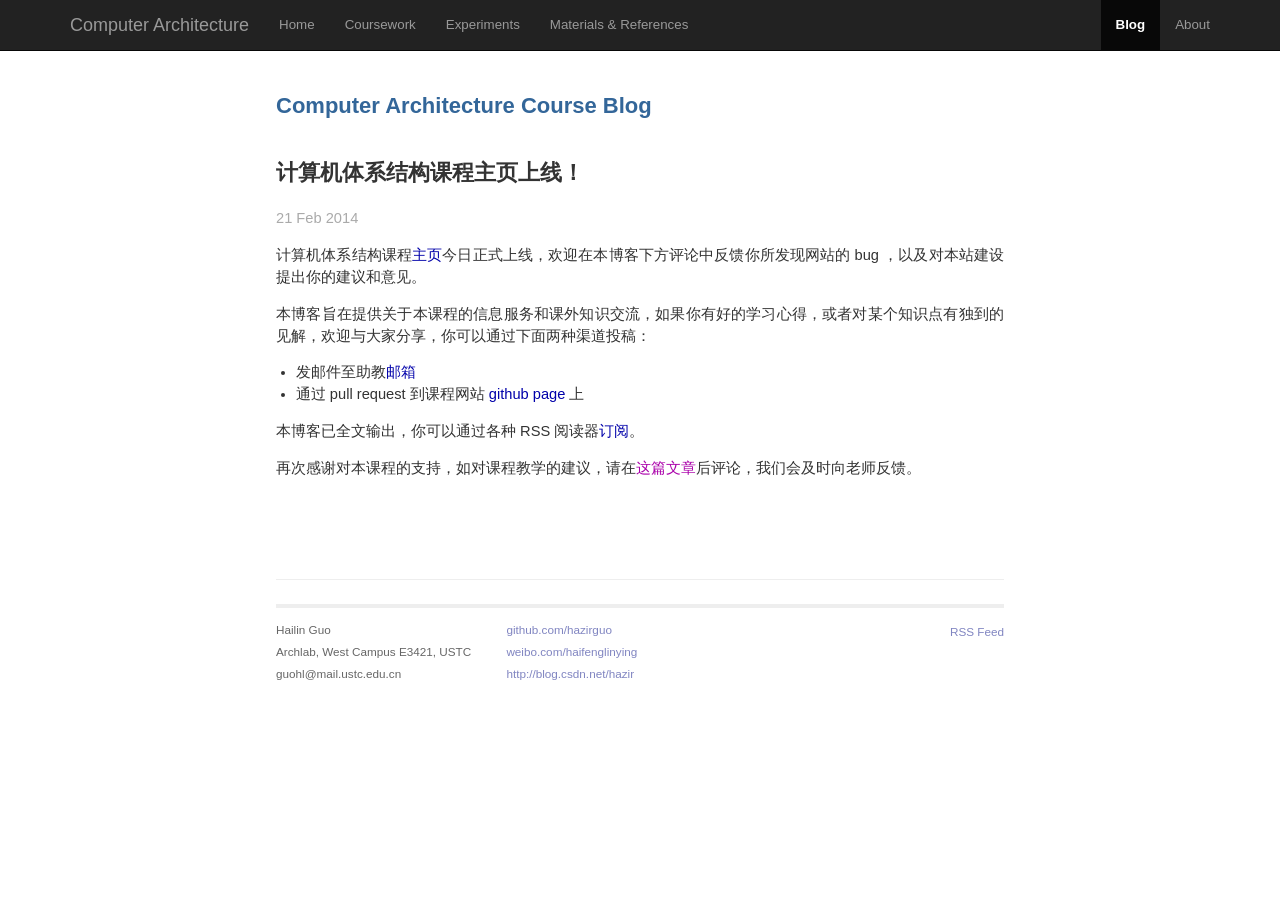
<file: blog/20140221/ca-course-webpage-release.html>
<!DOCTYPE html>
<html xmlns="http://www.w3.org/1999/xhtml" xml:lang="en" lang="en-gb">
<head>
	<meta http-equiv="content-type" content="text/html; charset=utf-8" />
	<title>计算机体系结构课程主页上线！</title>
	<meta name="author" content="Hazirguo" />
	 <link rel="stylesheet" href="/assets/css/bootstrap.min.css" type="text/css" media="all" /> 
	 <link rel="stylesheet" href="/assets/css/docs.min.css" type="text/css" media="all" />

	<link rel="stylesheet" href="/assets/css/syntax.css" type="text/css" media="all" />
	<link rel="stylesheet" href="/assets/css/screen.css" type="text/css" media="all" />
	<link rel="stylesheet" href="/assets/css/tablet.css" type="text/css" media="screen and (min-width:651px) and (max-width: 1024px), screen and (min-device-width: 768px) and (max-device-width: 1024px)" />
	<link rel="stylesheet" href="/assets/css/mobile.css" type="text/css" media="handheld, screen and (max-width: 650px), screen and (max-device-width: 480px)" />
</head>
<body>

	<a class="sr-only" href="#content">Skip to main content</a>

    <!-- Docs master nav -->
    <header class="navbar navbar-static-top navbar-inverse" id="top" role="navigation">
      <div class="container">
        <div class="navbar-header">
          <button class="navbar-toggle" type="button" data-toggle="collapse" data-target=".bs-navbar-collapse">
            <span class="sr-only">Toggle navigation</span>
            <span class="icon-bar"></span>
            <span class="icon-bar"></span>
            <span class="icon-bar"></span>
            <span class="icon-bar"></span>
          </button>
          <a href="/" class="navbar-brand">Computer Architecture</a>
        </div>
        <nav class="collapse navbar-collapse bs-navbar-collapse" role="navigation">
          <ul class="nav navbar-nav">
            <li>
              <a href="/">Home</a>
            </li>
            <li>
              <a href="/coursework">Coursework</a>
            </li>
            <li>
              <a href="/experiments">Experiments</a>
            </li>
            <li>
              <a href="/materials">Materials & References</a>
            </li>
          </ul>
          <ul class="nav navbar-nav navbar-right">
            <li class="active"><a href="/blog"><strong>Blog</strong></a></li>
            <li><a href="/about">About</a></li>
          </ul>
        </nav>
      </div>
    </header>

	<div class="site">

		<div class="title"><a href="/blog">Computer Architecture Course Blog</a></div>

		<div id="post">
	<h1>计算机体系结构课程主页上线！</h1>
	<p class="meta">21 Feb 2014</p>
	<p>计算机体系结构课程<a href="/index.html">主页</a>今日正式上线，欢迎在本博客下方评论中反馈你所发现网站的 bug ，以及对本站建设提出你的建议和意见。</p>

<p>本博客旨在提供关于本课程的信息服务和课外知识交流，如果你有好的学习心得，或者对某个知识点有独到的见解，欢迎与大家分享，你可以通过下面两种渠道投稿：</p>

<ul>
<li>发邮件至助教<a href="mailto:guohl@mail.ustc.edu.cn">邮箱</a></li>

<li>通过 pull request 到课程网站 <a href="https://github.com/hazirguo/ca2014/">github page</a> 上</li>
</ul>

<p>本博客已全文输出，你可以通过各种 RSS 阅读器<a href="/blog/atom.xml">订阅</a>。</p>

<p>再次感谢对本课程的支持，如对课程教学的建议，请在<a href="">这篇文章</a>后评论，我们会及时向老师反馈。</p>
  <br/>
  <br/>
  <br/>
  <hr/>
</div>
  

<div class="comments">
	<noscript>Please enable JavaScript to view the comments</noscript>
	<div id="disqus_thread"></div>
</div>

<script type="text/javascript">
    /* * * CONFIGURATION VARIABLES: EDIT BEFORE PASTING INTO YOUR WEBPAGE * * */
    var disqus_shortname = 'ca2014'; // required: replace example with your forum shortname

    /* * * DON'T EDIT BELOW THIS LINE * * */
    (function() {
        var dsq = document.createElement('script'); dsq.type = 'text/javascript'; dsq.async = true;
        dsq.src = '//' + disqus_shortname + '.disqus.com/embed.js';
        (document.getElementsByTagName('head')[0] || document.getElementsByTagName('body')[0]).appendChild(dsq);
    })();
</script>


		<div class="footer">
			<div class="contact">
				<p>
					Hailin Guo<br/>
					Archlab, West Campus E3421, USTC<br/>
					guohl@mail.ustc.edu.cn
				</p>
			</div>
			<div class="contact">
				<p>
					<a href="http://github.com/hazirguo/">github.com/hazirguo</a><br />
					<a href="http://weibo.com/haifenglinying/">weibo.com/haifenglinying</a><br />
					<a href="http://blog.csdn.net/hazir/">http://blog.csdn.net/hazir</a>
				</p>
			</div>
		 	<div class="rss">
				<a href="/blog/atom.xml">RSS Feed</a>
			</div>
		</div>
	</div>
</body>
<html>
</file>
<file: assets/css/syntax.css>
.highlight  { background: #ffffff; }
.highlight .c { color: #999988; font-style: italic } /* Comment */
.highlight .err { color: #a61717; background-color: #e3d2d2 } /* Error */
.highlight .k { font-weight: bold } /* Keyword */
.highlight .o { font-weight: bold } /* Operator */
.highlight .cm { color: #999988; font-style: italic } /* Comment.Multiline */
.highlight .cp { color: #999999; font-weight: bold } /* Comment.Preproc */
.highlight .c1 { color: #999988; font-style: italic } /* Comment.Single */
.highlight .cs { color: #999999; font-weight: bold; font-style: italic } /* Comment.Special */
.highlight .gd { color: #000000; background-color: #ffdddd } /* Generic.Deleted */
.highlight .gd .x { color: #000000; background-color: #ffaaaa } /* Generic.Deleted.Specific */
.highlight .ge { font-style: italic } /* Generic.Emph */
.highlight .gr { color: #aa0000 } /* Generic.Error */
.highlight .gh { color: #999999 } /* Generic.Heading */
.highlight .gi { color: #000000; background-color: #ddffdd } /* Generic.Inserted */
.highlight .gi .x { color: #000000; background-color: #aaffaa } /* Generic.Inserted.Specific */
.highlight .go { color: #888888 } /* Generic.Output */
.highlight .gp { color: #555555 } /* Generic.Prompt */
.highlight .gs { font-weight: bold } /* Generic.Strong */
.highlight .gu { color: #aaaaaa } /* Generic.Subheading */
.highlight .gt { color: #aa0000 } /* Generic.Traceback */
.highlight .kc { font-weight: bold } /* Keyword.Constant */
.highlight .kd { font-weight: bold } /* Keyword.Declaration */
.highlight .kp { font-weight: bold } /* Keyword.Pseudo */
.highlight .kr { font-weight: bold } /* Keyword.Reserved */
.highlight .kt { color: #445588; font-weight: bold } /* Keyword.Type */
.highlight .m { color: #009999 } /* Literal.Number */
.highlight .s { color: #d14 } /* Literal.String */
.highlight .na { color: #008080 } /* Name.Attribute */
.highlight .nb { color: #0086B3 } /* Name.Builtin */
.highlight .nc { color: #445588; font-weight: bold } /* Name.Class */
.highlight .no { color: #008080 } /* Name.Constant */
.highlight .ni { color: #800080 } /* Name.Entity */
.highlight .ne { color: #990000; font-weight: bold } /* Name.Exception */
.highlight .nf { color: #990000; font-weight: bold } /* Name.Function */
.highlight .nn { color: #555555 } /* Name.Namespace */
.highlight .nt { color: #000080 } /* Name.Tag */
.highlight .nv { color: #008080 } /* Name.Variable */
.highlight .ow { font-weight: bold } /* Operator.Word */
.highlight .w { color: #bbbbbb } /* Text.Whitespace */
.highlight .mf { color: #009999 } /* Literal.Number.Float */
.highlight .mh { color: #009999 } /* Literal.Number.Hex */
.highlight .mi { color: #009999 } /* Literal.Number.Integer */
.highlight .mo { color: #009999 } /* Literal.Number.Oct */
.highlight .sb { color: #d14 } /* Literal.String.Backtick */
.highlight .sc { color: #d14 } /* Literal.String.Char */
.highlight .sd { color: #d14 } /* Literal.String.Doc */
.highlight .s2 { color: #d14 } /* Literal.String.Double */
.highlight .se { color: #d14 } /* Literal.String.Escape */
.highlight .sh { color: #d14 } /* Literal.String.Heredoc */
.highlight .si { color: #d14 } /* Literal.String.Interpol */
.highlight .sx { color: #d14 } /* Literal.String.Other */
.highlight .sr { color: #009926 } /* Literal.String.Regex */
.highlight .s1 { color: #d14 } /* Literal.String.Single */
.highlight .ss { color: #990073 } /* Literal.String.Symbol */
.highlight .bp { color: #999999 } /* Name.Builtin.Pseudo */
.highlight .vc { color: #008080 } /* Name.Variable.Class */
.highlight .vg { color: #008080 } /* Name.Variable.Global */
.highlight .vi { color: #008080 } /* Name.Variable.Instance */
.highlight .il { color: #009999 } /* Literal.Number.Integer.Long */
</file>
<file: assets/css/screen.css>
/*****************************************************************************/
/*
/* Common
/*
/*****************************************************************************/

* {
	margin: 0;
	padding: 0;
}

html, body {
	height: 100%;
}

body {
	background-color: white;
	font: 13.34px helvetica, arial, clean, sans-serif;
	*font-size: small;
	text-align: center;
}

h1, h2, h3, h4, h5, h6 {
	font-size: 150%;
	margin-top: 1em;
}

h1 {
	margin-bottom: 1em;
}

p {
	margin: 1em 0;
}

a {
	color: #00a;
}

a:hover {
	color: black;
}

a:visited {
	color: #a0a;
}

table {
	font-size: inherit;
	font: 100%;
}

blockquote {
	margin-left:1em;
}

::selection {
    color: white;
    background-color: #369;
}

/*****************************************************************************/
/*
/* Site
/*
/*****************************************************************************/

.site {
	font-size: 110%;
	text-align: justify;
	width: 728px;
	margin: 3em auto 2em auto;
	line-height: 1.5em;
}

h1, h2, h3, h4, h5, h6, .comments {
	text-align: left;
	font-weight: bold;
}

.title {
	color: #369;
	font-size: 150%;
	font-weight: bold;
	margin-bottom: 2em;
}

.site .title a {
	color: #369;
	text-decoration: none;
}

.site .title a:hover {
	color: black;
}

.site .meta {
	color: #aaa;
}

.site .footer {
	font-size: 80%;
	color: #666;
	border-top: 4px solid #eee;
	margin-top: 2em;
	overflow: hidden;
}

.site .footer .contact {
	float: left;
	margin-right: 3em;
}

.site .footer .contact a,
.site .footer .rss a {
	color: #8085C1;
}

.site .footer .rss {
	margin-top: 1.1em;
	margin-right: 0em;
	float: right;
}

/*****************************************************************************/
/*
/* Home
/*
/*****************************************************************************/

ul.posts {
	list-style-type: none;
	margin-bottom: 2em;
}

ul.posts li {
	line-height: 1.75em;
}

ul.posts span {
	color: #aaa;
	font-size: 80%;
}

ul.posts a {
	text-align: left;
}

/*****************************************************************************/
/*
/* Posts
/*
/*****************************************************************************/

#post {

}

  /* standard */

#post pre {
	border: 1px solid #ddd;
	background-color: #eef;
	padding: 0 .4em;
	overflow-x: auto;
	white-space: pre-wrap;
	white-space: -moz-pre-wrap !important;
	white-space: -pre-wrap;
	white-space: -o-pre-wrap;
	word-wrap: break-word;
}

#post ul,
#post ol {
	margin-left: 1.35em;
}

#post code {
	border: 1px solid #ddd;
	background-color: #eef;
	font-size: 85%;
	padding: 0 .2em;
}

#post pre code {
	border: none;
}

  /* terminal */

#post pre.terminal {
	border: 1px solid black;
	background-color: #333;
	color: white;
}

#post pre.terminal code {
	background-color: #333;
}

#related {
	margin-top: 2em;
}

#related h2 {
	margin-bottom: 1em;
}

/*****************************************************************************/
/*
/* Ads
/*
/*****************************************************************************/

.adsbygoogle {

    width:468px;
    height:60px;

}
</file>
<file: assets/css/tablet.css>
body {
	font-size:14pt;
}

.site {
	width: 35em;
}
</file>
<file: assets/css/mobile.css>
body {
	margin-left:1em;
	margin-right:1em;
	font-size:24pt;
}

.site {
	width: 100%;
}

ul.posts span.seperator {
	display:none;
}

ul.posts a {
	display:block;
}
</file>
<file: assets/css/docs.min.css>
/*!
 * Bootstrap Docs (http://getbootstrap.com)
 * Copyright 2011-2014 Twitter, Inc.
 * Licensed under the Creative Commons Attribution 3.0 Unported License. For
 * details, see http://creativecommons.org/licenses/by/3.0/.
 */body{position:relative}.table code{font-size:13px;font-weight:400}.btn-outline{color:#563d7c;background-color:transparent;border-color:#563d7c}.btn-outline:hover,.btn-outline:focus,.btn-outline:active{color:#fff;background-color:#563d7c;border-color:#563d7c}.btn-outline-inverse{color:#fff;background-color:transparent;border-color:#cdbfe3}.btn-outline-inverse:hover,.btn-outline-inverse:focus,.btn-outline-inverse:active{color:#563d7c;text-shadow:none;background-color:#fff;border-color:#fff}.bs-docs-booticon{display:block;font-weight:500;color:#fff;background-color:#563d7c;border-radius:15%;cursor:default;text-align:center}.bs-docs-booticon-sm{width:30px;height:30px;font-size:20px;line-height:28px}.bs-docs-booticon-lg{width:144px;height:144px;font-size:108px;line-height:140px}.bs-docs-booticon-inverse{color:#563d7c;background-color:#fff}.bs-docs-booticon-outline{background-color:transparent;border:1px solid #cdbfe3}.bs-docs-nav{margin-bottom:0;background-color:#fff;border-bottom:0}.bs-home-nav .bs-nav-b{display:none}.bs-docs-nav .navbar-brand,.bs-docs-nav .navbar-nav>li>a{color:#563d7c;font-weight:500}.bs-docs-nav .navbar-nav>li>a:hover,.bs-docs-nav .navbar-nav>.active>a,.bs-docs-nav .navbar-nav>.active>a:hover{color:#463265;background-color:#f9f9f9}.bs-docs-nav .navbar-toggle .icon-bar{background-color:#563d7c}.bs-docs-nav .navbar-header .navbar-toggle{border-color:#fff}.bs-docs-nav .navbar-header .navbar-toggle:hover,.bs-docs-nav .navbar-header .navbar-toggle:focus{background-color:#f9f9f9;border-color:#f9f9f9}.bs-docs-footer{padding-top:40px;padding-bottom:40px;margin-top:100px;color:#777;text-align:center;border-top:1px solid #e5e5e5}.bs-docs-footer-links{margin-top:20px;padding-left:0;color:#999}.bs-docs-footer-links li{display:inline;padding:0 2px}.bs-docs-footer-links li:first-child{padding-left:0}@media (min-width:768px){.bs-docs-footer p{margin-bottom:0}}.bs-docs-social{margin-bottom:20px;text-align:center}.bs-docs-social-buttons{display:inline-block;margin-bottom:0;padding-left:0;list-style:none}.bs-docs-social-buttons li{display:inline-block;line-height:1;padding:5px 8px}.bs-docs-social-buttons .twitter-follow-button{width:225px!important}.bs-docs-social-buttons .twitter-share-button{width:98px!important}.github-btn{border:0;overflow:hidden}.bs-docs-masthead,.bs-docs-header{position:relative;padding:30px 15px;color:#cdbfe3;text-align:center;text-shadow:0 1px 0 rgba(0,0,0,.1);background-color:#6f5499;background-image:-webkit-linear-gradient(top,#563d7c 0,#6f5499 100%);background-image:linear-gradient(to bottom,#563d7c 0,#6f5499 100%);background-repeat:repeat-x;filter:progid:DXImageTransform.Microsoft.gradient(startColorstr='#563d7c', endColorstr='#6F5499', GradientType=0)}.bs-docs-masthead .bs-docs-booticon{margin:0 auto 30px}.bs-docs-masthead h1{font-weight:300;line-height:1;color:#fff}.bs-docs-masthead .lead{margin:0 auto 30px;font-size:20px;color:#fff}.bs-docs-masthead .version{margin-top:-15px;margin-bottom:30px;color:#9783b9}.bs-docs-masthead .btn{width:100%;padding:15px 30px;font-size:20px}@media (min-width:480px){.bs-docs-masthead .btn{width:auto}}@media (min-width:768px){.bs-docs-masthead{padding-top:80px;padding-bottom:80px}.bs-docs-masthead h1{font-size:60px}.bs-docs-masthead .lead{font-size:24px}}@media (min-width:992px){.bs-docs-masthead .lead{width:80%;font-size:30px}}.bs-docs-header{margin-bottom:40px;font-size:20px}.bs-docs-header h1{margin-top:0;color:#fff}.bs-docs-header p{margin-bottom:0;font-weight:300;line-height:1.4}.bs-docs-header .container{position:relative}@media (min-width:768px){.bs-docs-header{padding-top:60px;padding-bottom:60px;font-size:24px;text-align:left}.bs-docs-header h1{font-size:60px;line-height:1}}@media (min-width:992px){.bs-docs-header h1,.bs-docs-header p{margin-right:380px}}.carbonad{width:auto!important;margin:30px -30px -31px!important;padding:20px!important;overflow:hidden;height:auto!important;font-size:13px!important;line-height:16px!important;text-align:left;background:transparent!important;border:solid #866ab3!important;border-width:1px 0!important}.carbonad-img{margin:0!important}.carbonad-text,.carbonad-tag{float:none!important;display:block!important;width:auto!important;height:auto!important;margin-left:145px!important;font-family:"Helvetica Neue",Helvetica,Arial,sans-serif!important}.carbonad-text{padding-top:0!important}.carbonad-tag{color:inherit!important;text-align:left!important}.carbonad-text a,.carbonad-tag a{color:#fff!important}.carbonad #azcarbon>img{display:none}@media (min-width:480px){.carbonad{width:330px!important;margin:20px auto!important;border-radius:4px;border-width:1px!important}.bs-docs-masthead .carbonad{margin:50px auto 0!important}}@media (min-width:768px){.carbonad{margin-left:0!important;margin-right:0!important}}@media (min-width:992px){.carbonad{position:absolute;top:0;right:15px;margin:0!important;padding:15px!important;width:330px!important}.bs-docs-masthead .carbonad{position:static}}.bs-docs-featurette{padding-top:40px;padding-bottom:40px;font-size:16px;line-height:1.5;color:#555;text-align:center;background-color:#fff;border-bottom:1px solid #e5e5e5}.bs-docs-featurette+.bs-docs-footer{margin-top:0;border-top:0}.bs-docs-featurette-title{font-size:30px;font-weight:400;color:#333;margin-bottom:5px}.half-rule{width:100px;margin:40px auto}.bs-docs-featurette h3{font-weight:400;color:#333;margin-bottom:5px}.bs-docs-featurette-img{display:block;margin-bottom:20px;color:#333}.bs-docs-featurette-img:hover{text-decoration:none;color:#428bca}.bs-docs-featurette-img img{display:block;margin-bottom:15px}.bs-docs-featured-sites{margin-left:-1px;margin-right:-1px}.bs-docs-featured-sites .col-sm-3{padding-left:1px;padding-right:1px}@media (min-width:480px){.bs-docs-featurette .img-responsive{margin-top:30px}}@media (min-width:768px){.bs-docs-featurette{padding-top:100px;padding-bottom:100px}.bs-docs-featurette-title{font-size:40px}.bs-docs-featurette .lead{margin-left:auto;margin-right:auto;max-width:80%}.bs-docs-featured-sites .col-sm-3:first-child img{border-top-left-radius:4px;border-bottom-left-radius:4px}.bs-docs-featured-sites .col-sm-3:last-child img{border-top-right-radius:4px;border-bottom-right-radius:4px}.bs-docs-featurette .img-responsive{margin-top:0}}.bs-docs-sidebar.affix{position:static}@media (min-width:768px){.bs-docs-sidebar{padding-left:20px}}.bs-docs-sidenav{margin-top:20px;margin-bottom:20px}.bs-docs-sidebar .nav>li>a{display:block;font-size:13px;font-weight:500;color:#999;padding:4px 20px}.bs-docs-sidebar .nav>li>a:hover,.bs-docs-sidebar .nav>li>a:focus{padding-left:19px;color:#563d7c;text-decoration:none;background-color:transparent;border-left:1px solid #563d7c}.bs-docs-sidebar .nav>.active>a,.bs-docs-sidebar .nav>.active:hover>a,.bs-docs-sidebar .nav>.active:focus>a{padding-left:18px;font-weight:700;color:#563d7c;background-color:transparent;border-left:2px solid #563d7c}.bs-docs-sidebar .nav .nav{display:none;padding-bottom:10px}.bs-docs-sidebar .nav .nav>li>a{padding-top:1px;padding-bottom:1px;padding-left:30px;font-size:12px;font-weight:400}.bs-docs-sidebar .nav .nav>li>a:hover,.bs-docs-sidebar .nav .nav>li>a:focus{padding-left:29px}.bs-docs-sidebar .nav .nav>.active>a,.bs-docs-sidebar .nav .nav>.active:hover>a,.bs-docs-sidebar .nav .nav>.active:focus>a{font-weight:500;padding-left:28px}.back-to-top{display:none;margin-top:10px;margin-left:10px;padding:4px 10px;font-size:12px;font-weight:500;color:#999}.back-to-top:hover{text-decoration:none;color:#563d7c}@media (min-width:768px){.back-to-top{display:block}}@media (min-width:992px){.bs-docs-sidebar .nav>.active>ul{display:block}.bs-docs-sidebar.affix,.bs-docs-sidebar.affix-bottom{width:213px}.bs-docs-sidebar.affix{position:fixed;top:20px}.bs-docs-sidebar.affix-bottom{position:absolute}.bs-docs-sidebar.affix-bottom .bs-docs-sidenav,.bs-docs-sidebar.affix .bs-docs-sidenav{margin-top:0;margin-bottom:0}}@media (min-width:1200px){.bs-docs-sidebar.affix-bottom,.bs-docs-sidebar.affix{width:263px}}.bs-docs-section{margin-bottom:60px}.bs-docs-section:last-child{margin-bottom:0}h1[id]{margin-top:0;padding-top:20px}.bs-callout{margin:20px 0;padding:20px;border-left:3px solid #eee}.bs-callout h4{margin-top:0;margin-bottom:5px}.bs-callout p:last-child{margin-bottom:0}.bs-callout code{background-color:#fff;border-radius:3px}.bs-callout-danger{background-color:#fdf7f7;border-color:#d9534f}.bs-callout-danger h4{color:#d9534f}.bs-callout-warning{background-color:#fcf8f2;border-color:#f0ad4e}.bs-callout-warning h4{color:#f0ad4e}.bs-callout-info{background-color:#f4f8fa;border-color:#5bc0de}.bs-callout-info h4{color:#5bc0de}.color-swatches{margin:0 -5px;overflow:hidden}.color-swatch{float:left;width:60px;height:60px;margin:0 5px;border-radius:3px}@media (min-width:768px){.color-swatch{width:100px;height:100px}}.color-swatches .gray-darker{background-color:#222}.color-swatches .gray-dark{background-color:#333}.color-swatches .gray{background-color:#555}.color-swatches .gray-light{background-color:#999}.color-swatches .gray-lighter{background-color:#eee}.color-swatches .brand-primary{background-color:#428bca}.color-swatches .brand-success{background-color:#5cb85c}.color-swatches .brand-warning{background-color:#f0ad4e}.color-swatches .brand-danger{background-color:#d9534f}.color-swatches .brand-info{background-color:#5bc0de}.color-swatches .bs-purple{background-color:#563d7c}.color-swatches .bs-purple-light{background-color:#c7bfd3}.color-swatches .bs-purple-lighter{background-color:#e5e1ea}.color-swatches .bs-gray{background-color:#f9f9f9}.bs-team .team-member{color:#555;line-height:32px}.bs-team .team-member:hover{color:#333;text-decoration:none}.bs-team .github-btn{float:right;margin-top:6px;width:180px;height:20px}.bs-team img{float:left;width:32px;margin-right:10px;border-radius:4px}.show-grid{margin-bottom:15px}.show-grid [class^=col-]{padding-top:10px;padding-bottom:10px;background-color:#eee;background-color:rgba(86,61,124,.15);border:1px solid #ddd;border:1px solid rgba(86,61,124,.2)}.bs-example{position:relative;padding:45px 15px 15px;margin:0 -15px 15px;background-color:#fafafa;box-shadow:inset 0 3px 6px rgba(0,0,0,.05);border-color:#e5e5e5 #eee #eee;border-style:solid;border-width:1px 0}.bs-example:after{content:"Example";position:absolute;top:15px;left:15px;font-size:12px;font-weight:700;color:#bbb;text-transform:uppercase;letter-spacing:1px}.bs-example+.highlight{margin:-15px -15px 15px;border-radius:0;border-width:0 0 1px}@media (min-width:768px){.bs-example{margin-left:0;margin-right:0;background-color:#fff;border-width:1px;border-color:#ddd;border-radius:4px 4px 0 0;box-shadow:none}.bs-example+.highlight{margin-top:-16px;margin-left:0;margin-right:0;border-width:1px;border-bottom-left-radius:4px;border-bottom-right-radius:4px}}.bs-example .container{width:auto}.bs-example>p:last-child,.bs-example>ul:last-child,.bs-example>ol:last-child,.bs-example>blockquote:last-child,.bs-example>.form-control:last-child,.bs-example>.table:last-child,.bs-example>.navbar:last-child,.bs-example>.jumbotron:last-child,.bs-example>.alert:last-child,.bs-example>.panel:last-child,.bs-example>.list-group:last-child,.bs-example>.well:last-child,.bs-example>.progress:last-child,.bs-example>.table-responsive:last-child>.table{margin-bottom:0}.bs-example>p>.close{float:none}.bs-example-type .table .type-info{color:#999;vertical-align:middle}.bs-example-type .table td{padding:15px 0;border-color:#eee}.bs-example-type .table tr:first-child td{border-top:0}.bs-example-type h1,.bs-example-type h2,.bs-example-type h3,.bs-example-type h4,.bs-example-type h5,.bs-example-type h6{margin:0}.bs-example-bg-classes p{padding:15px}.bs-example>.img-circle,.bs-example>.img-rounded,.bs-example>.img-thumbnail{margin:5px}.bs-example>.table-responsive>.table{background-color:#fff}.bs-example>.btn,.bs-example>.btn-group{margin-top:5px;margin-bottom:5px}.bs-example>.btn-toolbar+.btn-toolbar{margin-top:10px}.bs-example-control-sizing select,.bs-example-control-sizing input[type=text]+input[type=text]{margin-top:10px}.bs-example-form .input-group{margin-bottom:10px}.bs-example>textarea.form-control{resize:vertical}.bs-example>.list-group{max-width:400px}.bs-example .navbar:last-child{margin-bottom:0}.bs-navbar-top-example,.bs-navbar-bottom-example{z-index:1;padding:0;overflow:hidden}.bs-navbar-top-example .navbar-header,.bs-navbar-bottom-example .navbar-header{margin-left:0}.bs-navbar-top-example .navbar-fixed-top,.bs-navbar-bottom-example .navbar-fixed-bottom{position:relative;margin-left:0;margin-right:0}.bs-navbar-top-example{padding-bottom:45px}.bs-navbar-top-example:after{top:auto;bottom:15px}.bs-navbar-top-example .navbar-fixed-top{top:-1px}.bs-navbar-bottom-example{padding-top:45px}.bs-navbar-bottom-example .navbar-fixed-bottom{bottom:-1px}.bs-navbar-bottom-example .navbar{margin-bottom:0}@media (min-width:768px){.bs-navbar-top-example .navbar-fixed-top,.bs-navbar-bottom-example .navbar-fixed-bottom{position:absolute}.bs-navbar-top-example{border-radius:0 0 4px 4px}.bs-navbar-bottom-example{border-radius:4px 4px 0 0}}.bs-example .pagination{margin-top:10px;margin-bottom:10px}.bs-example>.pager{margin-top:0}.bs-example-modal{background-color:#f5f5f5}.bs-example-modal .modal{position:relative;top:auto;right:auto;left:auto;bottom:auto;z-index:1;display:block}.bs-example-modal .modal-dialog{left:auto;margin-left:auto;margin-right:auto}.bs-example>.dropdown>.dropdown-menu{position:static;display:block;margin-bottom:5px}.bs-example-tabs .nav-tabs{margin-bottom:15px}.bs-example-tooltips{text-align:center}.bs-example-tooltips>.btn{margin-top:5px;margin-bottom:5px}.bs-example-popover{padding-bottom:24px;background-color:#f9f9f9}.bs-example-popover .popover{position:relative;display:block;float:left;width:260px;margin:20px}.scrollspy-example{position:relative;height:200px;margin-top:10px;overflow:auto}.highlight{padding:9px 14px;margin-bottom:14px;background-color:#f7f7f9;border:1px solid #e1e1e8;border-radius:4px}.highlight pre{padding:0;margin-top:0;margin-bottom:0;background-color:transparent;border:0;white-space:nowrap}.highlight pre code{font-size:inherit;color:#333}.highlight pre .lineno{display:inline-block;width:22px;padding-right:5px;margin-right:10px;text-align:right;color:#bebec5}.table-responsive .highlight pre{white-space:normal}.bs-table th small,.responsive-utilities th small{display:block;font-weight:400;color:#999}.responsive-utilities tbody th{font-weight:400}.responsive-utilities td{text-align:center}.responsive-utilities td.is-visible{color:#468847;background-color:#dff0d8!important}.responsive-utilities td.is-hidden{color:#ccc;background-color:#f9f9f9!important}.responsive-utilities-test{margin-top:5px}.responsive-utilities-test .col-xs-6{margin-bottom:10px}.responsive-utilities-test span{display:block;padding:15px 10px;font-size:14px;font-weight:700;line-height:1.1;text-align:center;border-radius:4px}.visible-on .col-xs-6 .hidden-xs,.visible-on .col-xs-6 .hidden-sm,.visible-on .col-xs-6 .hidden-md,.visible-on .col-xs-6 .hidden-lg,.hidden-on .col-xs-6 .hidden-xs,.hidden-on .col-xs-6 .hidden-sm,.hidden-on .col-xs-6 .hidden-md,.hidden-on .col-xs-6 .hidden-lg{color:#999;border:1px solid #ddd}.visible-on .col-xs-6 .visible-xs,.visible-on .col-xs-6 .visible-sm,.visible-on .col-xs-6 .visible-md,.visible-on .col-xs-6 .visible-lg,.hidden-on .col-xs-6 .visible-xs,.hidden-on .col-xs-6 .visible-sm,.hidden-on .col-xs-6 .visible-md,.hidden-on .col-xs-6 .visible-lg{color:#468847;background-color:#dff0d8;border:1px solid #d6e9c6}.bs-glyphicons{margin:0 -19px 20px -16px;overflow:hidden}.bs-glyphicons-list{padding-left:0;list-style:none}.bs-glyphicons li{float:left;width:25%;height:115px;padding:10px;font-size:10px;line-height:1.4;text-align:center;border:1px solid #fff;background-color:#f9f9f9}.bs-glyphicons .glyphicon{margin-top:5px;margin-bottom:10px;font-size:24px}.bs-glyphicons .glyphicon-class{display:block;text-align:center;word-wrap:break-word}.bs-glyphicons li:hover{color:#fff;background-color:#563d7c}@media (min-width:768px){.bs-glyphicons{margin-left:0;margin-right:0}.bs-glyphicons li{width:12.5%;font-size:12px}}.bs-customizer .toggle{float:right;margin-top:25px}.bs-customizer label{margin-top:10px;font-weight:500;color:#555}.bs-customizer h2{margin-top:0;margin-bottom:5px;padding-top:30px}.bs-customizer h3{margin-bottom:0}.bs-customizer h4{margin-top:15px;margin-bottom:0}.bs-customizer .bs-callout h4{margin-top:0;margin-bottom:5px}.bs-customizer input[type=text]{font-family:Menlo,Monaco,Consolas,"Courier New",monospace;background-color:#fafafa}.bs-customizer .help-block{font-size:12px;margin-bottom:5px}#less-section label{font-weight:400}.bs-customizer-input{float:left;width:33.333333%;padding-left:15px;padding-right:15px}.bs-customize-download .btn-outline{padding:20px}.bs-customizer-alert{position:fixed;top:0;left:0;right:0;z-index:1030;padding:15px 0;color:#fff;background-color:#d9534f;box-shadow:inset 0 1px 0 rgba(255,255,255,.25);border-bottom:1px solid #b94441}.bs-customizer-alert .close{margin-top:-4px;font-size:24px}.bs-customizer-alert p{margin-bottom:0}.bs-customizer-alert .glyphicon{margin-right:5px}.bs-customizer-alert pre{margin:10px 0 0;color:#fff;background-color:#a83c3a;border-color:#973634;box-shadow:inset 0 2px 4px rgba(0,0,0,.05),0 1px 0 rgba(255,255,255,.1)}.bs-brand-logos{display:table;width:100%;margin-bottom:15px;overflow:hidden;color:#563d7c;background-color:#f9f9f9;border-radius:4px}.bs-brand-item{padding:60px 0;text-align:center}.bs-brand-item+.bs-brand-item{border-top:1px solid #fff}.bs-brand-logos .inverse{color:#fff;background-color:#563d7c}.bs-brand-item h1,.bs-brand-item h3{margin-top:0;margin-bottom:0}.bs-brand-item .bs-docs-booticon{margin-left:auto;margin-right:auto}.bs-brand-item .glyphicon{width:30px;height:30px;margin:10px auto -10px;line-height:30px;color:#fff;border-radius:50%}.bs-brand-item .glyphicon-ok{background-color:#5cb85c}.bs-brand-item .glyphicon-remove{background-color:#d9534f}@media (min-width:768px){.bs-brand-item{display:table-cell;width:1%}.bs-brand-item+.bs-brand-item{border-top:0;border-left:1px solid #fff}.bs-brand-item h1{font-size:60px}}.bs-examples .thumbnail{margin-bottom:10px}.bs-examples h4{margin-bottom:5px}.bs-examples p{margin-bottom:20px}#focusedInput{border-color:#ccc;border-color:rgba(82,168,236,.8);outline:0;outline:thin dotted \9;-moz-box-shadow:0 0 8px rgba(82,168,236,.6);box-shadow:0 0 8px rgba(82,168,236,.6)}.hll{background-color:#ffc}.c{color:#999}.err{color:#A00;background-color:#FAA}.k{color:#069}.o{color:#555}.cm{color:#999}.cp{color:#099}.c1{color:#999}.cs{color:#999}.gd{background-color:#FCC;border:1px solid #C00}.ge{font-style:italic}.gr{color:red}.gh{color:#030}.gi{background-color:#CFC;border:1px solid #0C0}.go{color:#AAA}.gp{color:#009}.gu{color:#030}.gt{color:#9C6}.kc{color:#069}.kd{color:#069}.kn{color:#069}.kp{color:#069}.kr{color:#069}.kt{color:#078}.m{color:#F60}.s{color:#d44950}.na{color:#4f9fcf}.nb{color:#366}.nc{color:#0A8}.no{color:#360}.nd{color:#99F}.ni{color:#999}.ne{color:#C00}.nf{color:#C0F}.nl{color:#99F}.nn{color:#0CF}.nt{color:#2f6f9f}.nv{color:#033}.ow{color:#000}.w{color:#bbb}.mf{color:#F60}.mh{color:#F60}.mi{color:#F60}.mo{color:#F60}.sb{color:#C30}.sc{color:#C30}.sd{color:#C30;font-style:italic}.s2{color:#C30}.se{color:#C30}.sh{color:#C30}.si{color:#A00}.sx{color:#C30}.sr{color:#3AA}.s1{color:#C30}.ss{color:#FC3}.bp{color:#366}.vc{color:#033}.vg{color:#033}.vi{color:#033}.il{color:#F60}.css .o,.css .o+.nt,.css .nt+.nt{color:#999}
</file>
